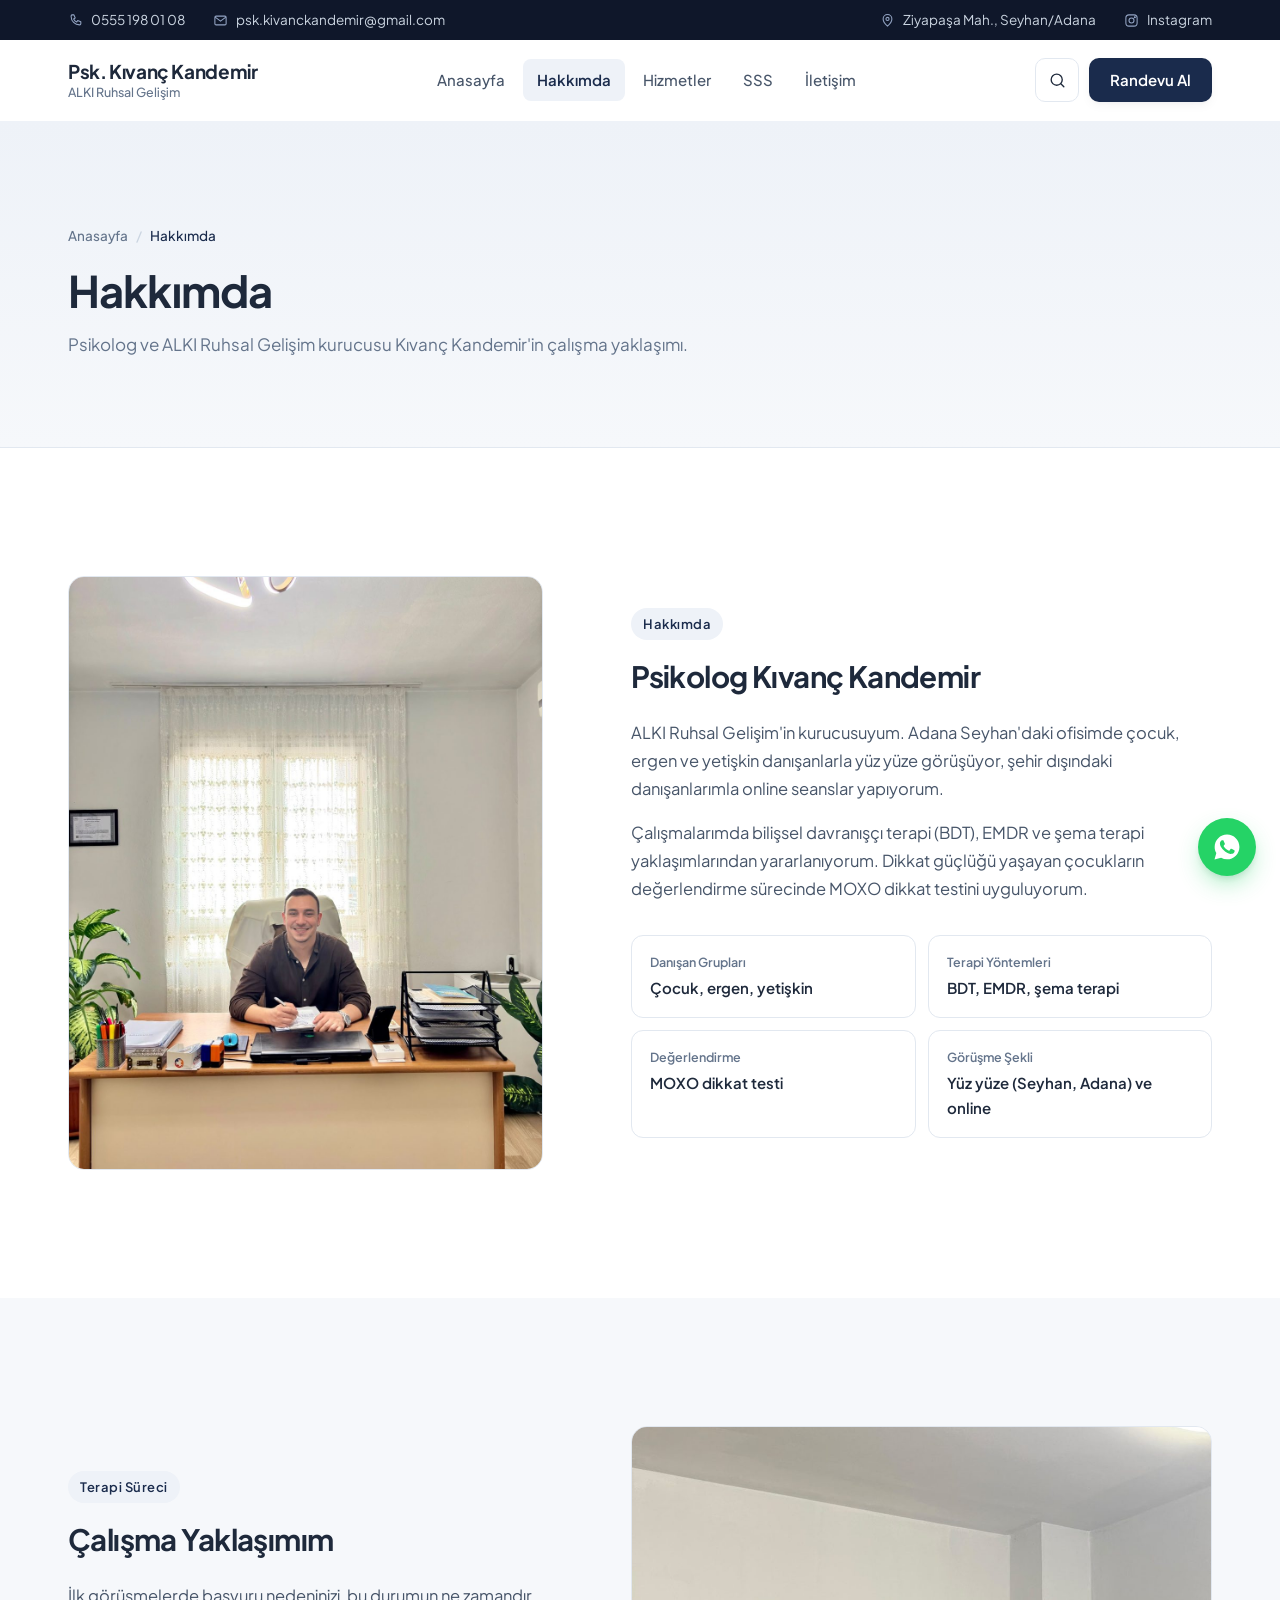
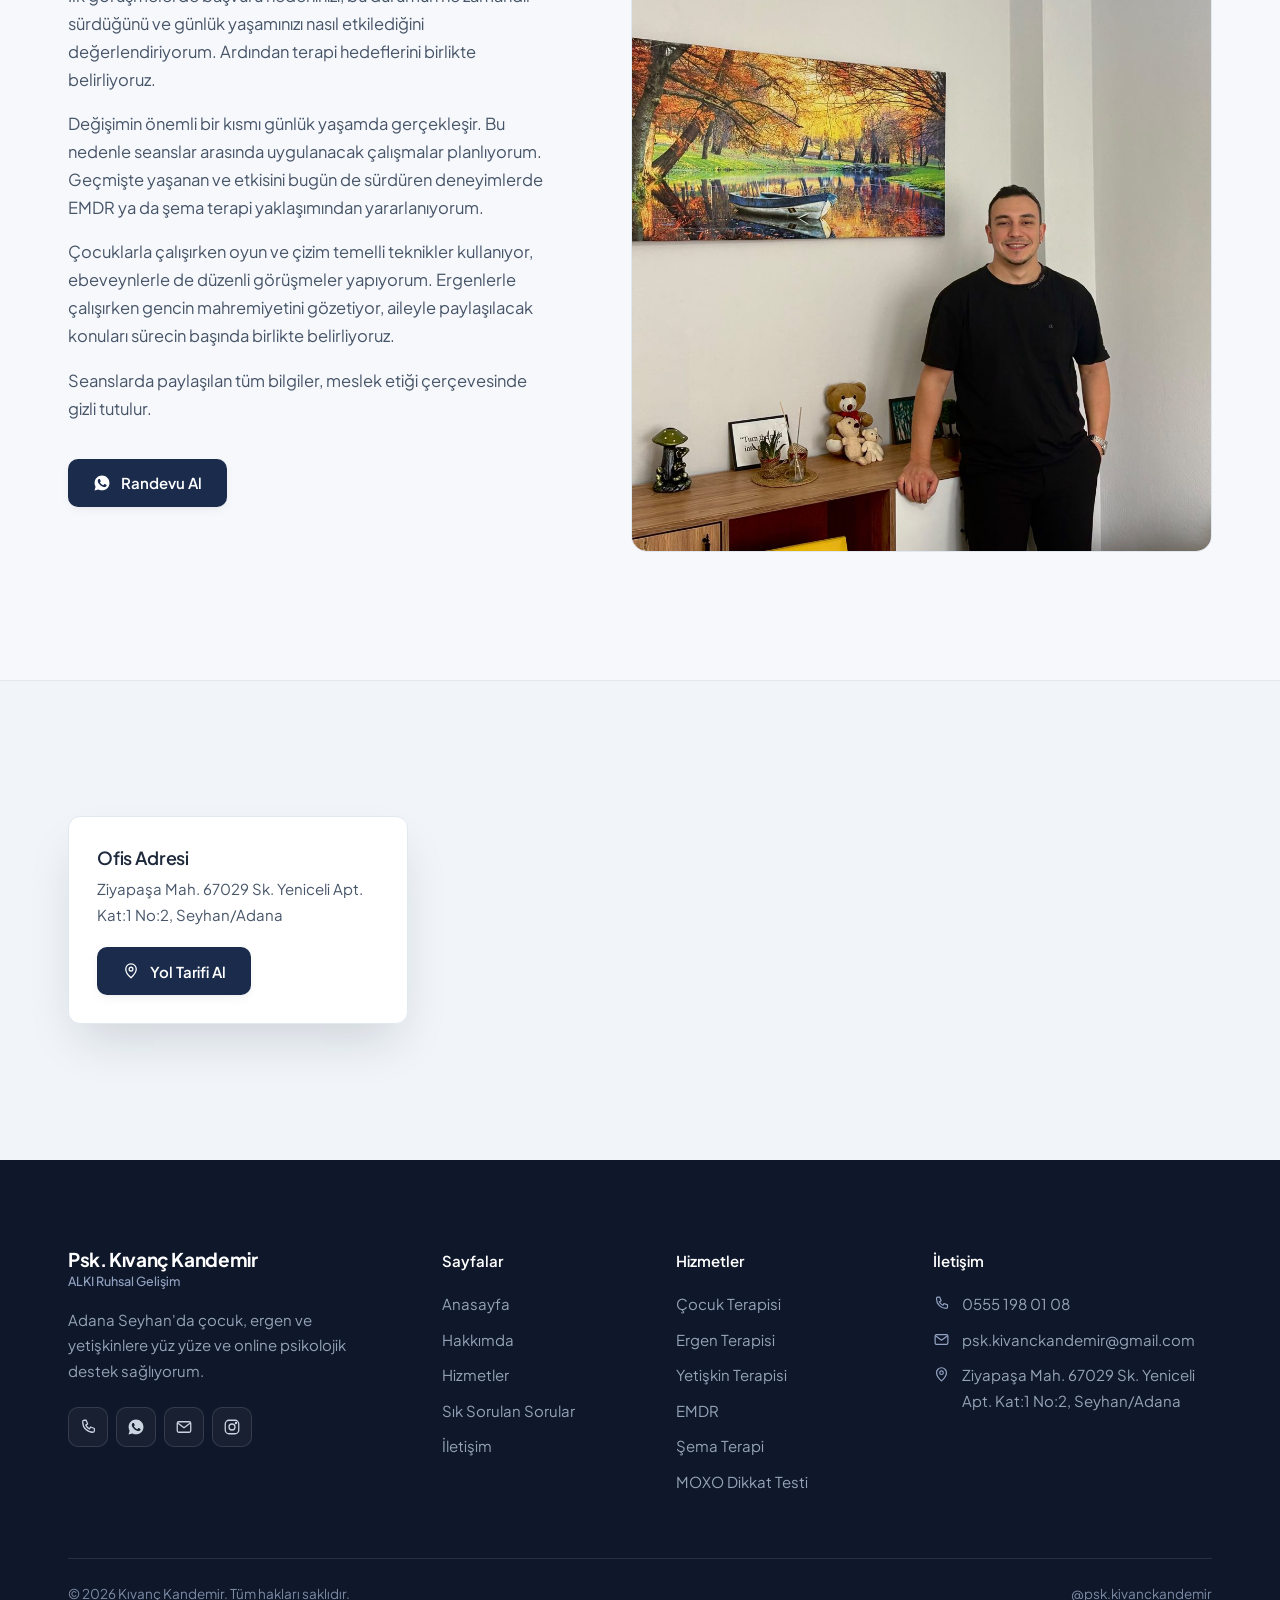
<file: kivanc-kandemir-site/hakkimda.html>
<!DOCTYPE html>
<html lang="tr">
<head>
<meta charset="UTF-8">
<meta name="viewport" content="width=device-width, initial-scale=1.0">
<title>Hakkımda | Psikolog Kıvanç Kandemir</title>
<meta name="description" content="Psikolog Kıvanç Kandemir, ALKI Ruhsal Gelişim'in kurucusudur. Adana Seyhan'da BDT, EMDR ve şema terapi yaklaşımlarıyla çalışmaktadır.">
<link rel="canonical" href="https://psikologkivanckandemir.com/hakkimda.html">
<meta property="og:type" content="website">
<meta property="og:site_name" content="Psikolog Kıvanç Kandemir">
<meta property="og:locale" content="tr_TR">
<meta property="og:title" content="Hakkımda | Psikolog Kıvanç Kandemir">
<meta property="og:description" content="Psikolog Kıvanç Kandemir, ALKI Ruhsal Gelişim'in kurucusudur. Adana Seyhan'da BDT, EMDR ve şema terapi yaklaşımlarıyla çalışmaktadır.">
<meta property="og:url" content="https://psikologkivanckandemir.com/hakkimda.html">
<meta property="og:image" content="https://psikologkivanckandemir.com/assets/hero.jpg">
<link rel="icon" href="/favicon.ico" sizes="48x48">
<link rel="icon" href="/assets/favicon.svg" type="image/svg+xml">
<link rel="icon" href="/assets/favicon-96.png" type="image/png" sizes="96x96">
<link rel="apple-touch-icon" href="/assets/apple-touch-icon.png">
<link rel="manifest" href="/site.webmanifest">
<meta name="theme-color" content="#FFFFFF">
<script>document.documentElement.classList.add('js')</script>
<link rel="preconnect" href="https://fonts.googleapis.com">
<link rel="preconnect" href="https://fonts.gstatic.com" crossorigin>
<link href="https://fonts.googleapis.com/css2?family=Plus+Jakarta+Sans:wght@400;500;600;700;800&display=swap" rel="stylesheet">
<link rel="stylesheet" href="style.css">
<script src="assets/search-index.js" defer></script>
<script src="main.js" defer></script>
</head>
<body>
<a class="skip" href="#icerik">İçeriğe geç</a>

<div class="topbar">
  <div class="wrap">
    <ul>
      <li><a href="tel:+905551980108"><svg viewBox="0 0 24 24" fill="none" stroke="currentColor" stroke-width="1.7" stroke-linecap="round" stroke-linejoin="round" aria-hidden="true"><path d="M6.5 3h3l2 5-2.5 1.5a11 11 0 0 0 5 5L15.5 12l5 2v3a2 2 0 0 1-2 2C11 19 5 13 5 5.5a2 2 0 0 1 1.5-2.5Z"/></svg>0555 198 01 08</a></li>
      <li class="hide-s"><a href="mailto:psk.kivanckandemir@gmail.com"><svg viewBox="0 0 24 24" fill="none" stroke="currentColor" stroke-width="1.7" stroke-linecap="round" stroke-linejoin="round" aria-hidden="true"><rect x="3" y="5" width="18" height="14" rx="2"/><path d="m4 7 8 6 8-6"/></svg>psk.kivanckandemir@gmail.com</a></li>
    </ul>
    <ul>
      <li class="hide-m"><svg viewBox="0 0 24 24" fill="none" stroke="currentColor" stroke-width="1.7" stroke-linecap="round" stroke-linejoin="round" aria-hidden="true"><path d="M12 21s7-6.2 7-11.5a7 7 0 0 0-14 0C5 14.8 12 21 12 21Z"/><circle cx="12" cy="9.5" r="2.5"/></svg>Ziyapaşa Mah., Seyhan/Adana</li>
      <li><a href="https://instagram.com/psk.kivanckandemir" target="_blank" rel="noopener"><svg viewBox="0 0 24 24" fill="none" stroke="currentColor" stroke-width="1.7" stroke-linecap="round" stroke-linejoin="round" aria-hidden="true"><rect x="3" y="3" width="18" height="18" rx="5"/><circle cx="12" cy="12" r="4"/><circle cx="17.3" cy="6.7" r=".8" fill="currentColor"/></svg>Instagram</a></li>
    </ul>
  </div>
</div>

<header class="site-header">
  <div class="wrap nav">
    <a href="index.html" class="brand"><strong>Psk. Kıvanç Kandemir</strong><small>ALKI Ruhsal Gelişim</small></a>
    <nav class="menu" aria-label="Ana menü">
      <ul>
        <li><a href="index.html">Anasayfa</a></li>
        <li><a href="hakkimda.html" class="active" aria-current="page">Hakkımda</a></li>
        <li><a href="hizmetler.html">Hizmetler</a></li>
        <li><a href="sss.html">SSS</a></li>
        <li><a href="iletisim.html">İletişim</a></li>
      </ul>
    </nav>
    <div class="nav-tools">
      <button type="button" class="icon-btn search-open" aria-label="Sitede ara" aria-haspopup="dialog"><svg viewBox="0 0 24 24" fill="none" stroke="currentColor" stroke-width="1.7" stroke-linecap="round" stroke-linejoin="round" aria-hidden="true"><circle cx="11" cy="11" r="7"/><path d="m20 20-3.8-3.8"/></svg></button>
      <a class="btn btn-primary nav-cta" href="https://wa.me/905551980108" target="_blank" rel="noopener">Randevu Al</a>
      <button type="button" class="icon-btn nav-toggle" aria-label="Menüyü aç" aria-expanded="false"><svg viewBox="0 0 24 24" fill="none" stroke="currentColor" stroke-width="1.7" stroke-linecap="round" stroke-linejoin="round" aria-hidden="true"><path d="M4 7h16M4 12h16M4 17h16"/></svg></button>
    </div>
  </div>
</header>

<div class="search" role="dialog" aria-modal="true" aria-label="Sitede ara" hidden>
  <div class="search-panel">
    <div class="wrap">
      <form class="search-form" role="search" autocomplete="off">
        <label for="q" class="sr">Aranacak kelime</label>
        <svg viewBox="0 0 24 24" fill="none" stroke="currentColor" stroke-width="1.7" stroke-linecap="round" stroke-linejoin="round" aria-hidden="true"><circle cx="11" cy="11" r="7"/><path d="m20 20-3.8-3.8"/></svg>
        <input id="q" type="search" placeholder="Sitede arayın: EMDR, çocuk terapisi, MOXO..." spellcheck="false">
        <button type="button" class="icon-btn search-close" aria-label="Aramayı kapat"><svg viewBox="0 0 24 24" fill="none" stroke="currentColor" stroke-width="1.7" stroke-linecap="round" stroke-linejoin="round" aria-hidden="true"><path d="M6 6l12 12M18 6 6 18"/></svg></button>
      </form>
      <div class="search-hint">
        <span>Sık aranan:</span>
        <button type="button" data-q="Çocuk terapisi">Çocuk terapisi</button>
        <button type="button" data-q="EMDR">EMDR</button>
        <button type="button" data-q="MOXO">MOXO</button>
        <button type="button" data-q="Online görüşme">Online görüşme</button>
        <button type="button" data-q="Randevu">Randevu</button>
      </div>
      <ul class="search-results" aria-live="polite"></ul>
    </div>
  </div>
</div>

<section class="banner">
  <div class="banner-bg" style="background-image:url('assets/hero.jpg')"></div>
  <div class="wrap">
    <nav class="crumbs" aria-label="Sayfa yolu"><a href="index.html">Anasayfa</a><span aria-hidden="true">/</span><span>Hakkımda</span></nav>
    <h1>Hakkımda</h1>
    <p>Psikolog ve ALKI Ruhsal Gelişim kurucusu Kıvanç Kandemir'in çalışma yaklaşımı.</p>
  </div>
</section>

<main id="icerik">
<section>
  <div class="wrap split">
    <figure class="about-img">
      <img src="assets/hero.jpg" alt="Psikolog Kıvanç Kandemir ofisinde, çalışma masasında" width="1100" height="1467">
    </figure>
    <div class="prose" id="kivanc-kandemir">
    <div class="sec-title">
      <p class="sub">Hakkımda</p><h2>Psikolog Kıvanç Kandemir</h2>
    </div>
      <p>ALKI Ruhsal Gelişim'in kurucusuyum. Adana Seyhan'daki ofisimde çocuk, ergen ve yetişkin danışanlarla yüz yüze görüşüyor, şehir dışındaki danışanlarımla online seanslar yapıyorum.</p>
      <p>Çalışmalarımda bilişsel davranışçı terapi (BDT), EMDR ve şema terapi yaklaşımlarından yararlanıyorum. Dikkat güçlüğü yaşayan çocukların değerlendirme sürecinde MOXO dikkat testini uyguluyorum.</p>
      <dl class="facts">
        <div><dt>Danışan Grupları</dt><dd>Çocuk, ergen, yetişkin</dd></div>
        <div><dt>Terapi Yöntemleri</dt><dd>BDT, EMDR, şema terapi</dd></div>
        <div><dt>Değerlendirme</dt><dd>MOXO dikkat testi</dd></div>
        <div><dt>Görüşme Şekli</dt><dd>Yüz yüze (Seyhan, Adana) ve online</dd></div>
      </dl>
    </div>
  </div>
</section>

<section class="soft">
  <div class="wrap split rev">
    <figure class="about-img alt">
      <img src="assets/about.jpg" alt="Psikolog Kıvanç Kandemir ofisinde" loading="lazy" width="1100" height="1467">
    </figure>
    <div class="prose" id="calisma-yaklasimi">
    <div class="sec-title">
      <p class="sub">Terapi Süreci</p><h2>Çalışma Yaklaşımım</h2>
    </div>
      <p>İlk görüşmelerde başvuru nedeninizi, bu durumun ne zamandır sürdüğünü ve günlük yaşamınızı nasıl etkilediğini değerlendiriyorum. Ardından terapi hedeflerini birlikte belirliyoruz.</p>
      <p>Değişimin önemli bir kısmı günlük yaşamda gerçekleşir. Bu nedenle seanslar arasında uygulanacak çalışmalar planlıyorum. Geçmişte yaşanan ve etkisini bugün de sürdüren deneyimlerde EMDR ya da şema terapi yaklaşımından yararlanıyorum.</p>
      <p>Çocuklarla çalışırken oyun ve çizim temelli teknikler kullanıyor, ebeveynlerle de düzenli görüşmeler yapıyorum. Ergenlerle çalışırken gencin mahremiyetini gözetiyor, aileyle paylaşılacak konuları sürecin başında birlikte belirliyoruz.</p>
      <p>Seanslarda paylaşılan tüm bilgiler, meslek etiği çerçevesinde gizli tutulur.</p>
      <a class="btn btn-primary" href="https://wa.me/905551980108" target="_blank" rel="noopener"><svg viewBox="0 0 24 24" fill="currentColor" aria-hidden="true"><path d="M12.04 2C6.58 2 2.13 6.45 2.13 11.91c0 1.75.46 3.45 1.32 4.95L2 22l5.28-1.39a9.87 9.87 0 0 0 4.76 1.21h.01c5.46 0 9.9-4.45 9.9-9.91C21.96 6.45 17.5 2 12.04 2Zm5.8 14.1c-.24.68-1.4 1.3-1.93 1.38-.5.08-1.12.11-1.8-.11-.42-.14-.96-.31-1.65-.62-2.9-1.26-4.8-4.18-4.94-4.37-.14-.19-1.18-1.57-1.18-3 0-1.43.75-2.13 1.02-2.42.27-.29.58-.36.78-.36.2 0 .39 0 .56.01.18.01.42-.07.65.5.24.58.82 2 .89 2.15.07.15.12.32.02.51-.1.19-.15.31-.3.48-.15.17-.31.38-.44.51-.15.15-.3.31-.13.6.17.29.75 1.25 1.62 2.02 1.11 1 2.05 1.31 2.34 1.46.29.15.46.13.63-.08.17-.2.72-.85.91-1.14.19-.29.39-.24.65-.14.27.1 1.68.8 1.97.94.29.15.48.22.55.34.07.13.07.75-.17 1.43Z"/></svg>Randevu Al</a>
    </div>
  </div>
</section>
</main>

<section class="map" aria-label="Ofis konumu">
  <iframe src="https://www.google.com/maps?q=37.01224,35.32317&hl=tr&z=16&output=embed" loading="lazy" referrerpolicy="strict-origin-when-cross-origin" title="Ofisin haritadaki konumu"></iframe>
  <div class="wrap map-wrap">
    <div class="map-card">
      <h3>Ofis Adresi</h3>
      <p>Ziyapaşa Mah. 67029 Sk. Yeniceli Apt. Kat:1 No:2, Seyhan/Adana</p>
      <a class="btn btn-primary" href="https://www.google.com/maps/dir/?api=1&destination=37.01224,35.32317" target="_blank" rel="noopener"><svg viewBox="0 0 24 24" fill="none" stroke="currentColor" stroke-width="1.7" stroke-linecap="round" stroke-linejoin="round" aria-hidden="true"><path d="M12 21s7-6.2 7-11.5a7 7 0 0 0-14 0C5 14.8 12 21 12 21Z"/><circle cx="12" cy="9.5" r="2.5"/></svg>Yol Tarifi Al</a>
    </div>
  </div>
</section>

<footer class="footer">
  <div class="wrap">
    <div class="fcols">
      <div class="fbrand">
        <a href="index.html" class="brand brand-light"><strong>Psk. Kıvanç Kandemir</strong><small>ALKI Ruhsal Gelişim</small></a>
        <p>Adana Seyhan'da çocuk, ergen ve yetişkinlere yüz yüze ve online psikolojik destek sağlıyorum.</p>
        <div class="social">
          <a href="tel:+905551980108" aria-label="Telefon"><svg viewBox="0 0 24 24" fill="none" stroke="currentColor" stroke-width="1.7" stroke-linecap="round" stroke-linejoin="round" aria-hidden="true"><path d="M6.5 3h3l2 5-2.5 1.5a11 11 0 0 0 5 5L15.5 12l5 2v3a2 2 0 0 1-2 2C11 19 5 13 5 5.5a2 2 0 0 1 1.5-2.5Z"/></svg></a>
          <a href="https://wa.me/905551980108" target="_blank" rel="noopener" aria-label="WhatsApp"><svg viewBox="0 0 24 24" fill="currentColor" aria-hidden="true"><path d="M12.04 2C6.58 2 2.13 6.45 2.13 11.91c0 1.75.46 3.45 1.32 4.95L2 22l5.28-1.39a9.87 9.87 0 0 0 4.76 1.21h.01c5.46 0 9.9-4.45 9.9-9.91C21.96 6.45 17.5 2 12.04 2Zm5.8 14.1c-.24.68-1.4 1.3-1.93 1.38-.5.08-1.12.11-1.8-.11-.42-.14-.96-.31-1.65-.62-2.9-1.26-4.8-4.18-4.94-4.37-.14-.19-1.18-1.57-1.18-3 0-1.43.75-2.13 1.02-2.42.27-.29.58-.36.78-.36.2 0 .39 0 .56.01.18.01.42-.07.65.5.24.58.82 2 .89 2.15.07.15.12.32.02.51-.1.19-.15.31-.3.48-.15.17-.31.38-.44.51-.15.15-.3.31-.13.6.17.29.75 1.25 1.62 2.02 1.11 1 2.05 1.31 2.34 1.46.29.15.46.13.63-.08.17-.2.72-.85.91-1.14.19-.29.39-.24.65-.14.27.1 1.68.8 1.97.94.29.15.48.22.55.34.07.13.07.75-.17 1.43Z"/></svg></a>
          <a href="mailto:psk.kivanckandemir@gmail.com" aria-label="E-posta"><svg viewBox="0 0 24 24" fill="none" stroke="currentColor" stroke-width="1.7" stroke-linecap="round" stroke-linejoin="round" aria-hidden="true"><rect x="3" y="5" width="18" height="14" rx="2"/><path d="m4 7 8 6 8-6"/></svg></a>
          <a href="https://instagram.com/psk.kivanckandemir" target="_blank" rel="noopener" aria-label="Instagram"><svg viewBox="0 0 24 24" fill="none" stroke="currentColor" stroke-width="1.7" stroke-linecap="round" stroke-linejoin="round" aria-hidden="true"><rect x="3" y="3" width="18" height="18" rx="5"/><circle cx="12" cy="12" r="4"/><circle cx="17.3" cy="6.7" r=".8" fill="currentColor"/></svg></a>
        </div>
      </div>
      <div>
        <h4>Sayfalar</h4>
        <ul>
          <li><a href="index.html">Anasayfa</a></li>
          <li><a href="hakkimda.html">Hakkımda</a></li>
          <li><a href="hizmetler.html">Hizmetler</a></li>
          <li><a href="sss.html">Sık Sorulan Sorular</a></li>
          <li><a href="iletisim.html">İletişim</a></li>
        </ul>
      </div>
      <div>
        <h4>Hizmetler</h4>
        <ul>
          <li><a href="hizmetler.html#cocuk">Çocuk Terapisi</a></li>
          <li><a href="hizmetler.html#ergen">Ergen Terapisi</a></li>
          <li><a href="hizmetler.html#yetiskin">Yetişkin Terapisi</a></li>
          <li><a href="hizmetler.html#emdr">EMDR</a></li>
          <li><a href="hizmetler.html#sema">Şema Terapi</a></li>
          <li><a href="hizmetler.html#moxo">MOXO Dikkat Testi</a></li>
        </ul>
      </div>
      <div>
        <h4>İletişim</h4>
        <ul class="fcontact">
          <li><svg viewBox="0 0 24 24" fill="none" stroke="currentColor" stroke-width="1.7" stroke-linecap="round" stroke-linejoin="round" aria-hidden="true"><path d="M6.5 3h3l2 5-2.5 1.5a11 11 0 0 0 5 5L15.5 12l5 2v3a2 2 0 0 1-2 2C11 19 5 13 5 5.5a2 2 0 0 1 1.5-2.5Z"/></svg><a href="tel:+905551980108">0555 198 01 08</a></li>
          <li><svg viewBox="0 0 24 24" fill="none" stroke="currentColor" stroke-width="1.7" stroke-linecap="round" stroke-linejoin="round" aria-hidden="true"><rect x="3" y="5" width="18" height="14" rx="2"/><path d="m4 7 8 6 8-6"/></svg><a href="mailto:psk.kivanckandemir@gmail.com">psk.kivanckandemir@gmail.com</a></li>
          <li><svg viewBox="0 0 24 24" fill="none" stroke="currentColor" stroke-width="1.7" stroke-linecap="round" stroke-linejoin="round" aria-hidden="true"><path d="M12 21s7-6.2 7-11.5a7 7 0 0 0-14 0C5 14.8 12 21 12 21Z"/><circle cx="12" cy="9.5" r="2.5"/></svg><span>Ziyapaşa Mah. 67029 Sk. Yeniceli Apt. Kat:1 No:2, Seyhan/Adana</span></li>
        </ul>
      </div>
    </div>
    <div class="fbottom">
      <span>© 2026 Kıvanç Kandemir. Tüm hakları saklıdır.</span>
      <a href="https://instagram.com/psk.kivanckandemir" target="_blank" rel="noopener">@psk.kivanckandemir</a>
    </div>
  </div>
</footer>

<button type="button" class="to-top" aria-label="Sayfanın başına dön"><svg viewBox="0 0 24 24" fill="none" stroke="currentColor" stroke-width="1.7" stroke-linecap="round" stroke-linejoin="round" aria-hidden="true"><path d="m5 15 7-7 7 7"/></svg></button>
<a class="wa-float" href="https://wa.me/905551980108" target="_blank" rel="noopener" aria-label="WhatsApp üzerinden iletişime geçin"><svg viewBox="0 0 24 24" fill="currentColor" aria-hidden="true"><path d="M12.04 2C6.58 2 2.13 6.45 2.13 11.91c0 1.75.46 3.45 1.32 4.95L2 22l5.28-1.39a9.87 9.87 0 0 0 4.76 1.21h.01c5.46 0 9.9-4.45 9.9-9.91C21.96 6.45 17.5 2 12.04 2Zm5.8 14.1c-.24.68-1.4 1.3-1.93 1.38-.5.08-1.12.11-1.8-.11-.42-.14-.96-.31-1.65-.62-2.9-1.26-4.8-4.18-4.94-4.37-.14-.19-1.18-1.57-1.18-3 0-1.43.75-2.13 1.02-2.42.27-.29.58-.36.78-.36.2 0 .39 0 .56.01.18.01.42-.07.65.5.24.58.82 2 .89 2.15.07.15.12.32.02.51-.1.19-.15.31-.3.48-.15.17-.31.38-.44.51-.15.15-.3.31-.13.6.17.29.75 1.25 1.62 2.02 1.11 1 2.05 1.31 2.34 1.46.29.15.46.13.63-.08.17-.2.72-.85.91-1.14.19-.29.39-.24.65-.14.27.1 1.68.8 1.97.94.29.15.48.22.55.34.07.13.07.75-.17 1.43Z"/></svg></a>

</body>
</html>
</file>
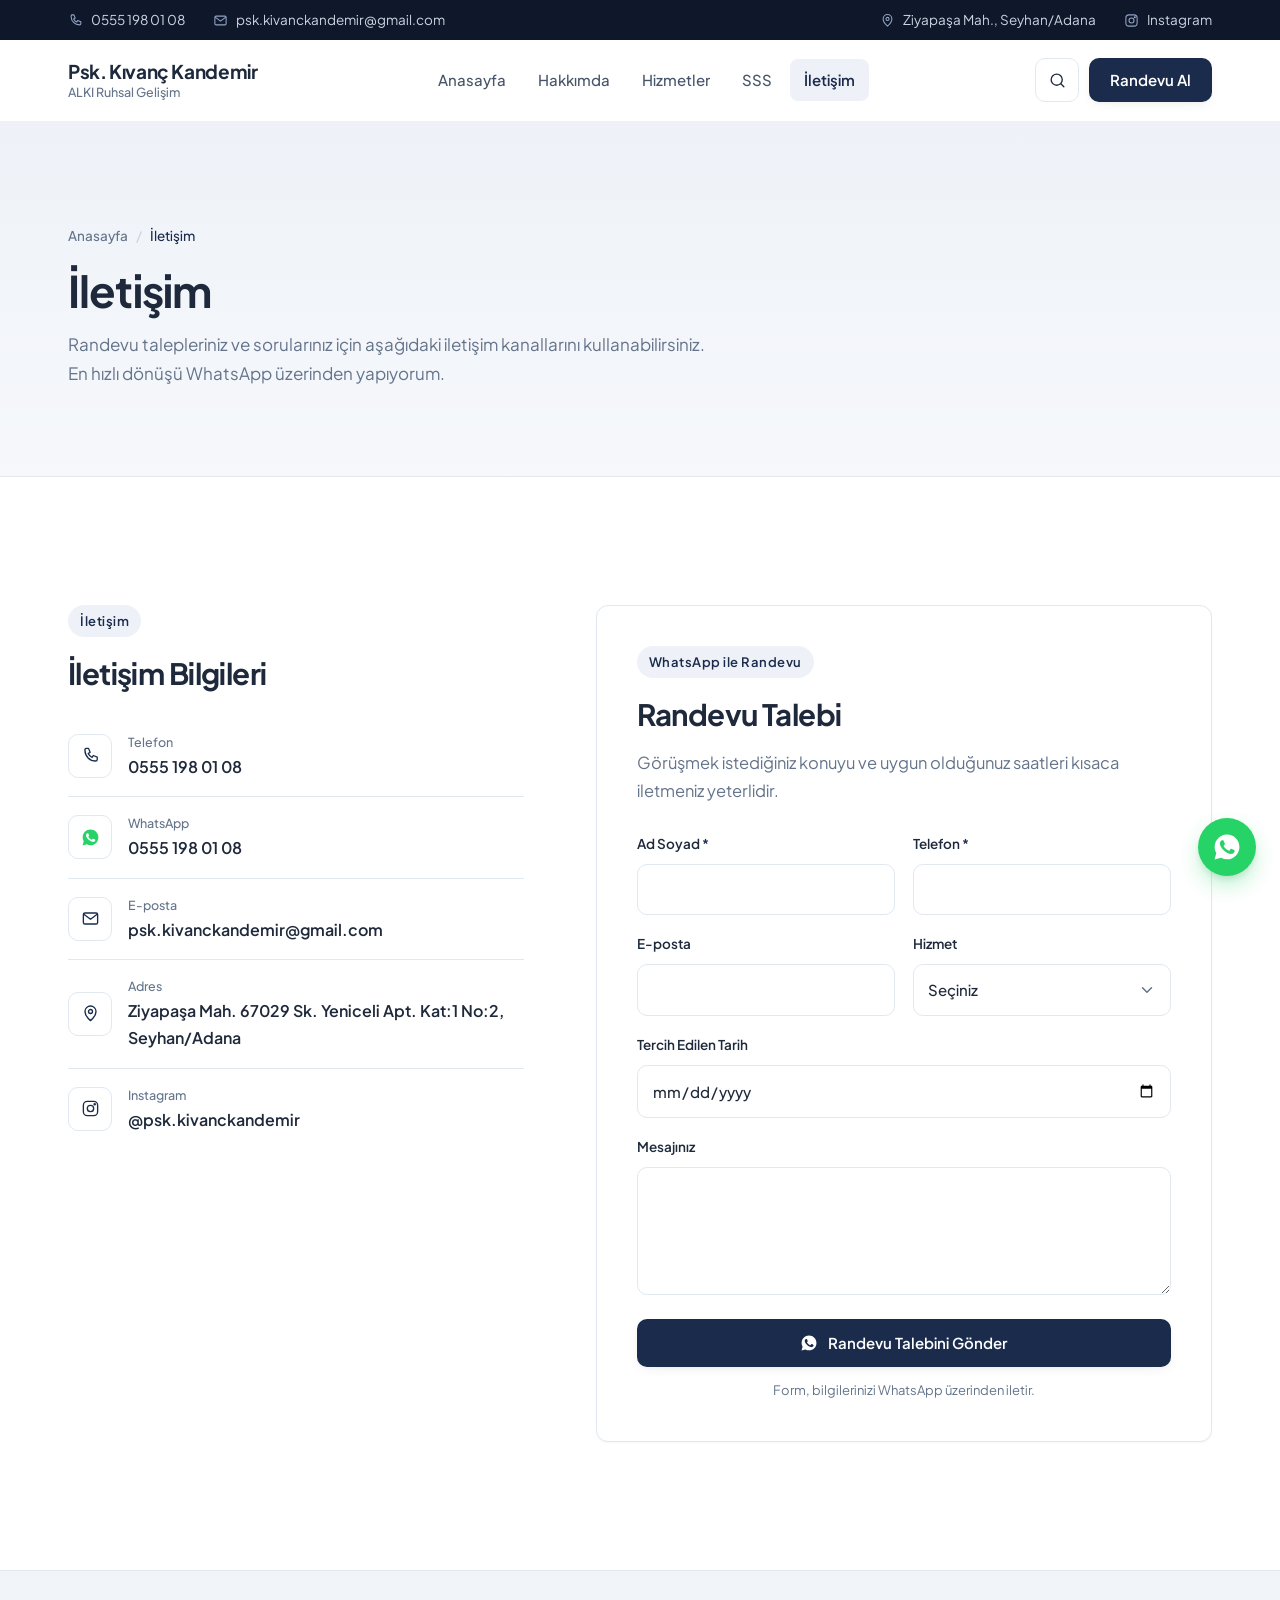
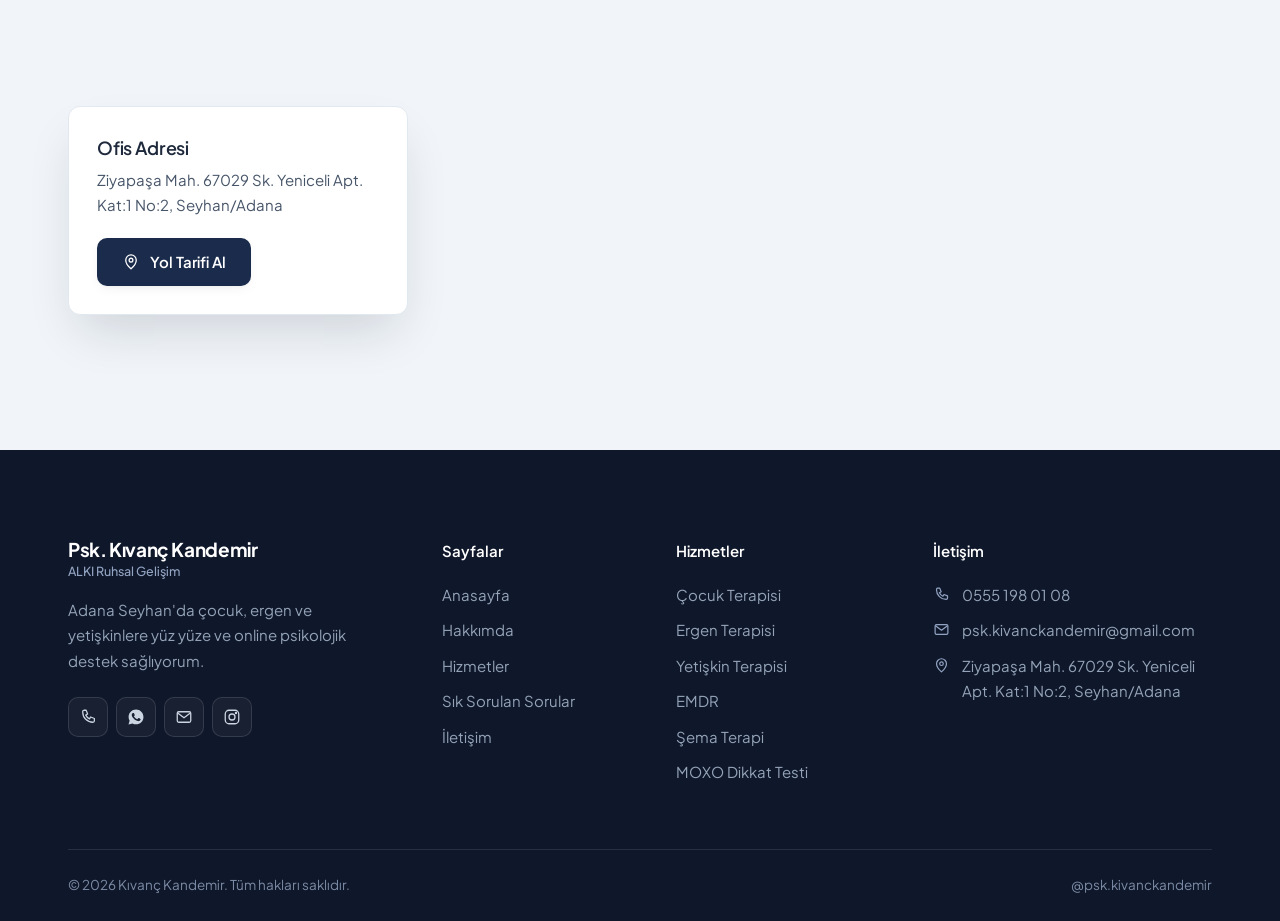
<file: kivanc-kandemir-site/iletisim.html>
<!DOCTYPE html>
<html lang="tr">
<head>
<meta charset="UTF-8">
<meta name="viewport" content="width=device-width, initial-scale=1.0">
<title>İletişim | Psikolog Kıvanç Kandemir</title>
<meta name="description" content="Psikolog Kıvanç Kandemir iletişim bilgileri: 0555 198 01 08, Ziyapaşa Mah. 67029 Sk. Yeniceli Apt., Seyhan/Adana.">
<link rel="canonical" href="https://psikologkivanckandemir.com/iletisim.html">
<meta property="og:type" content="website">
<meta property="og:site_name" content="Psikolog Kıvanç Kandemir">
<meta property="og:locale" content="tr_TR">
<meta property="og:title" content="İletişim | Psikolog Kıvanç Kandemir">
<meta property="og:description" content="Psikolog Kıvanç Kandemir iletişim bilgileri: 0555 198 01 08, Ziyapaşa Mah. 67029 Sk. Yeniceli Apt., Seyhan/Adana.">
<meta property="og:url" content="https://psikologkivanckandemir.com/iletisim.html">
<meta property="og:image" content="https://psikologkivanckandemir.com/assets/hero.jpg">
<link rel="icon" href="/favicon.ico" sizes="48x48">
<link rel="icon" href="/assets/favicon.svg" type="image/svg+xml">
<link rel="icon" href="/assets/favicon-96.png" type="image/png" sizes="96x96">
<link rel="apple-touch-icon" href="/assets/apple-touch-icon.png">
<link rel="manifest" href="/site.webmanifest">
<meta name="theme-color" content="#FFFFFF">
<script>document.documentElement.classList.add('js')</script>
<link rel="preconnect" href="https://fonts.googleapis.com">
<link rel="preconnect" href="https://fonts.gstatic.com" crossorigin>
<link href="https://fonts.googleapis.com/css2?family=Plus+Jakarta+Sans:wght@400;500;600;700;800&display=swap" rel="stylesheet">
<link rel="stylesheet" href="style.css">
<script src="assets/search-index.js" defer></script>
<script src="main.js" defer></script>
<script type="application/ld+json">{"@context": "https://schema.org", "@type": "Psychologist", "name": "Psikolog Kıvanç Kandemir", "url": "https://psikologkivanckandemir.com/", "image": "https://psikologkivanckandemir.com/assets/hero.jpg", "logo": "https://psikologkivanckandemir.com/assets/icon-512.png", "description": "Çocuk, ergen ve yetişkin danışanlarla bilişsel davranışçı terapi (BDT) ve EMDR yaklaşımlarıyla çalışıyorum. Adana Seyhan'daki ofisimde yüz yüze ya da dilediğiniz yerden online görüşme yapabilirsiniz.", "telephone": "+905551980108", "email": "psk.kivanckandemir@gmail.com", "address": {"@type": "PostalAddress", "streetAddress": "Ziyapaşa Mah. 67029 Sk. Yeniceli Apt. Kat:1 No:2", "addressLocality": "Seyhan", "addressRegion": "Adana", "addressCountry": "TR"}, "geo": {"@type": "GeoCoordinates", "latitude": 37.01224, "longitude": 35.32317}, "sameAs": ["https://instagram.com/psk.kivanckandemir"]}</script>
</head>
<body>
<a class="skip" href="#icerik">İçeriğe geç</a>

<div class="topbar">
  <div class="wrap">
    <ul>
      <li><a href="tel:+905551980108"><svg viewBox="0 0 24 24" fill="none" stroke="currentColor" stroke-width="1.7" stroke-linecap="round" stroke-linejoin="round" aria-hidden="true"><path d="M6.5 3h3l2 5-2.5 1.5a11 11 0 0 0 5 5L15.5 12l5 2v3a2 2 0 0 1-2 2C11 19 5 13 5 5.5a2 2 0 0 1 1.5-2.5Z"/></svg>0555 198 01 08</a></li>
      <li class="hide-s"><a href="mailto:psk.kivanckandemir@gmail.com"><svg viewBox="0 0 24 24" fill="none" stroke="currentColor" stroke-width="1.7" stroke-linecap="round" stroke-linejoin="round" aria-hidden="true"><rect x="3" y="5" width="18" height="14" rx="2"/><path d="m4 7 8 6 8-6"/></svg>psk.kivanckandemir@gmail.com</a></li>
    </ul>
    <ul>
      <li class="hide-m"><svg viewBox="0 0 24 24" fill="none" stroke="currentColor" stroke-width="1.7" stroke-linecap="round" stroke-linejoin="round" aria-hidden="true"><path d="M12 21s7-6.2 7-11.5a7 7 0 0 0-14 0C5 14.8 12 21 12 21Z"/><circle cx="12" cy="9.5" r="2.5"/></svg>Ziyapaşa Mah., Seyhan/Adana</li>
      <li><a href="https://instagram.com/psk.kivanckandemir" target="_blank" rel="noopener"><svg viewBox="0 0 24 24" fill="none" stroke="currentColor" stroke-width="1.7" stroke-linecap="round" stroke-linejoin="round" aria-hidden="true"><rect x="3" y="3" width="18" height="18" rx="5"/><circle cx="12" cy="12" r="4"/><circle cx="17.3" cy="6.7" r=".8" fill="currentColor"/></svg>Instagram</a></li>
    </ul>
  </div>
</div>

<header class="site-header">
  <div class="wrap nav">
    <a href="index.html" class="brand"><strong>Psk. Kıvanç Kandemir</strong><small>ALKI Ruhsal Gelişim</small></a>
    <nav class="menu" aria-label="Ana menü">
      <ul>
        <li><a href="index.html">Anasayfa</a></li>
        <li><a href="hakkimda.html">Hakkımda</a></li>
        <li><a href="hizmetler.html">Hizmetler</a></li>
        <li><a href="sss.html">SSS</a></li>
        <li><a href="iletisim.html" class="active" aria-current="page">İletişim</a></li>
      </ul>
    </nav>
    <div class="nav-tools">
      <button type="button" class="icon-btn search-open" aria-label="Sitede ara" aria-haspopup="dialog"><svg viewBox="0 0 24 24" fill="none" stroke="currentColor" stroke-width="1.7" stroke-linecap="round" stroke-linejoin="round" aria-hidden="true"><circle cx="11" cy="11" r="7"/><path d="m20 20-3.8-3.8"/></svg></button>
      <a class="btn btn-primary nav-cta" href="https://wa.me/905551980108" target="_blank" rel="noopener">Randevu Al</a>
      <button type="button" class="icon-btn nav-toggle" aria-label="Menüyü aç" aria-expanded="false"><svg viewBox="0 0 24 24" fill="none" stroke="currentColor" stroke-width="1.7" stroke-linecap="round" stroke-linejoin="round" aria-hidden="true"><path d="M4 7h16M4 12h16M4 17h16"/></svg></button>
    </div>
  </div>
</header>

<div class="search" role="dialog" aria-modal="true" aria-label="Sitede ara" hidden>
  <div class="search-panel">
    <div class="wrap">
      <form class="search-form" role="search" autocomplete="off">
        <label for="q" class="sr">Aranacak kelime</label>
        <svg viewBox="0 0 24 24" fill="none" stroke="currentColor" stroke-width="1.7" stroke-linecap="round" stroke-linejoin="round" aria-hidden="true"><circle cx="11" cy="11" r="7"/><path d="m20 20-3.8-3.8"/></svg>
        <input id="q" type="search" placeholder="Sitede arayın: EMDR, çocuk terapisi, MOXO..." spellcheck="false">
        <button type="button" class="icon-btn search-close" aria-label="Aramayı kapat"><svg viewBox="0 0 24 24" fill="none" stroke="currentColor" stroke-width="1.7" stroke-linecap="round" stroke-linejoin="round" aria-hidden="true"><path d="M6 6l12 12M18 6 6 18"/></svg></button>
      </form>
      <div class="search-hint">
        <span>Sık aranan:</span>
        <button type="button" data-q="Çocuk terapisi">Çocuk terapisi</button>
        <button type="button" data-q="EMDR">EMDR</button>
        <button type="button" data-q="MOXO">MOXO</button>
        <button type="button" data-q="Online görüşme">Online görüşme</button>
        <button type="button" data-q="Randevu">Randevu</button>
      </div>
      <ul class="search-results" aria-live="polite"></ul>
    </div>
  </div>
</div>

<section class="banner">
  <div class="banner-bg" style="background-image:url('assets/hero.jpg')"></div>
  <div class="wrap">
    <nav class="crumbs" aria-label="Sayfa yolu"><a href="index.html">Anasayfa</a><span aria-hidden="true">/</span><span>İletişim</span></nav>
    <h1>İletişim</h1>
    <p>Randevu talepleriniz ve sorularınız için aşağıdaki iletişim kanallarını kullanabilirsiniz. En hızlı dönüşü WhatsApp üzerinden yapıyorum.</p>
  </div>
</section>

<main id="icerik">
<section>
  <div class="wrap contact-grid">
    <div class="contact-info">
    <div class="sec-title">
      <p class="sub">İletişim</p><h2>İletişim Bilgileri</h2>
    </div>
      <ul class="clist">
        <li><span class="ci"><svg viewBox="0 0 24 24" fill="none" stroke="currentColor" stroke-width="1.7" stroke-linecap="round" stroke-linejoin="round" aria-hidden="true"><path d="M6.5 3h3l2 5-2.5 1.5a11 11 0 0 0 5 5L15.5 12l5 2v3a2 2 0 0 1-2 2C11 19 5 13 5 5.5a2 2 0 0 1 1.5-2.5Z"/></svg></span><div><small>Telefon</small><a href="tel:+905551980108">0555 198 01 08</a></div></li>
        <li><span class="ci"><svg viewBox="0 0 24 24" fill="currentColor" aria-hidden="true"><path d="M12.04 2C6.58 2 2.13 6.45 2.13 11.91c0 1.75.46 3.45 1.32 4.95L2 22l5.28-1.39a9.87 9.87 0 0 0 4.76 1.21h.01c5.46 0 9.9-4.45 9.9-9.91C21.96 6.45 17.5 2 12.04 2Zm5.8 14.1c-.24.68-1.4 1.3-1.93 1.38-.5.08-1.12.11-1.8-.11-.42-.14-.96-.31-1.65-.62-2.9-1.26-4.8-4.18-4.94-4.37-.14-.19-1.18-1.57-1.18-3 0-1.43.75-2.13 1.02-2.42.27-.29.58-.36.78-.36.2 0 .39 0 .56.01.18.01.42-.07.65.5.24.58.82 2 .89 2.15.07.15.12.32.02.51-.1.19-.15.31-.3.48-.15.17-.31.38-.44.51-.15.15-.3.31-.13.6.17.29.75 1.25 1.62 2.02 1.11 1 2.05 1.31 2.34 1.46.29.15.46.13.63-.08.17-.2.72-.85.91-1.14.19-.29.39-.24.65-.14.27.1 1.68.8 1.97.94.29.15.48.22.55.34.07.13.07.75-.17 1.43Z"/></svg></span><div><small>WhatsApp</small><a href="https://wa.me/905551980108" target="_blank" rel="noopener">0555 198 01 08</a></div></li>
        <li><span class="ci"><svg viewBox="0 0 24 24" fill="none" stroke="currentColor" stroke-width="1.7" stroke-linecap="round" stroke-linejoin="round" aria-hidden="true"><rect x="3" y="5" width="18" height="14" rx="2"/><path d="m4 7 8 6 8-6"/></svg></span><div><small>E-posta</small><a href="mailto:psk.kivanckandemir@gmail.com">psk.kivanckandemir@gmail.com</a></div></li>
        <li><span class="ci"><svg viewBox="0 0 24 24" fill="none" stroke="currentColor" stroke-width="1.7" stroke-linecap="round" stroke-linejoin="round" aria-hidden="true"><path d="M12 21s7-6.2 7-11.5a7 7 0 0 0-14 0C5 14.8 12 21 12 21Z"/><circle cx="12" cy="9.5" r="2.5"/></svg></span><div><small>Adres</small><span>Ziyapaşa Mah. 67029 Sk. Yeniceli Apt. Kat:1 No:2, Seyhan/Adana</span></div></li>
        <li><span class="ci"><svg viewBox="0 0 24 24" fill="none" stroke="currentColor" stroke-width="1.7" stroke-linecap="round" stroke-linejoin="round" aria-hidden="true"><rect x="3" y="3" width="18" height="18" rx="5"/><circle cx="12" cy="12" r="4"/><circle cx="17.3" cy="6.7" r=".8" fill="currentColor"/></svg></span><div><small>Instagram</small><a href="https://instagram.com/psk.kivanckandemir" target="_blank" rel="noopener">@psk.kivanckandemir</a></div></li>
      </ul>
    </div>
    <div class="contact-form" id="randevu">
    <div class="sec-title">
      <p class="sub">WhatsApp ile Randevu</p><h2>Randevu Talebi</h2>
      <p>Görüşmek istediğiniz konuyu ve uygun olduğunuz saatleri kısaca iletmeniz yeterlidir.</p>
    </div>
      <form class="appt-form" novalidate>
        <div class="fgrid2">
          <label><span class="lbl req">Ad Soyad</span><input name="ad" type="text" autocomplete="name" required></label>
          <label><span class="lbl req">Telefon</span><input name="tel" type="tel" autocomplete="tel" inputmode="tel" required></label>
          <label><span class="lbl">E-posta</span><input name="mail" type="email" autocomplete="email"></label>
          <label><span class="lbl">Hizmet</span>
            <select name="hizmet">
            <option value="">Seçiniz</option>
            <option>Çocuk Terapisi</option>
            <option>Ergen Terapisi</option>
            <option>Yetişkin Terapisi</option>
            <option>MOXO Dikkat Testi</option>
            <option>Online Görüşme</option>
            </select>
          </label>
          <label class="full"><span class="lbl">Tercih Edilen Tarih</span><input name="tarih" type="date"></label>
          <label class="full"><span class="lbl">Mesajınız</span><textarea name="mesaj" rows="4"></textarea></label>
        </div>
        <p class="form-error" role="alert" hidden>Lütfen ad soyad ve telefon alanlarını doldurun.</p>
        <button class="btn btn-primary btn-block" type="submit"><svg viewBox="0 0 24 24" fill="currentColor" aria-hidden="true"><path d="M12.04 2C6.58 2 2.13 6.45 2.13 11.91c0 1.75.46 3.45 1.32 4.95L2 22l5.28-1.39a9.87 9.87 0 0 0 4.76 1.21h.01c5.46 0 9.9-4.45 9.9-9.91C21.96 6.45 17.5 2 12.04 2Zm5.8 14.1c-.24.68-1.4 1.3-1.93 1.38-.5.08-1.12.11-1.8-.11-.42-.14-.96-.31-1.65-.62-2.9-1.26-4.8-4.18-4.94-4.37-.14-.19-1.18-1.57-1.18-3 0-1.43.75-2.13 1.02-2.42.27-.29.58-.36.78-.36.2 0 .39 0 .56.01.18.01.42-.07.65.5.24.58.82 2 .89 2.15.07.15.12.32.02.51-.1.19-.15.31-.3.48-.15.17-.31.38-.44.51-.15.15-.3.31-.13.6.17.29.75 1.25 1.62 2.02 1.11 1 2.05 1.31 2.34 1.46.29.15.46.13.63-.08.17-.2.72-.85.91-1.14.19-.29.39-.24.65-.14.27.1 1.68.8 1.97.94.29.15.48.22.55.34.07.13.07.75-.17 1.43Z"/></svg>Randevu Talebini Gönder</button>
        <p class="form-note">Form, bilgilerinizi WhatsApp üzerinden iletir.</p>
      </form>
    </div>
  </div>
</section>
</main>

<section class="map" aria-label="Ofis konumu">
  <iframe src="https://www.google.com/maps?q=37.01224,35.32317&hl=tr&z=16&output=embed" loading="lazy" referrerpolicy="strict-origin-when-cross-origin" title="Ofisin haritadaki konumu"></iframe>
  <div class="wrap map-wrap">
    <div class="map-card">
      <h3>Ofis Adresi</h3>
      <p>Ziyapaşa Mah. 67029 Sk. Yeniceli Apt. Kat:1 No:2, Seyhan/Adana</p>
      <a class="btn btn-primary" href="https://www.google.com/maps/dir/?api=1&destination=37.01224,35.32317" target="_blank" rel="noopener"><svg viewBox="0 0 24 24" fill="none" stroke="currentColor" stroke-width="1.7" stroke-linecap="round" stroke-linejoin="round" aria-hidden="true"><path d="M12 21s7-6.2 7-11.5a7 7 0 0 0-14 0C5 14.8 12 21 12 21Z"/><circle cx="12" cy="9.5" r="2.5"/></svg>Yol Tarifi Al</a>
    </div>
  </div>
</section>

<footer class="footer">
  <div class="wrap">
    <div class="fcols">
      <div class="fbrand">
        <a href="index.html" class="brand brand-light"><strong>Psk. Kıvanç Kandemir</strong><small>ALKI Ruhsal Gelişim</small></a>
        <p>Adana Seyhan'da çocuk, ergen ve yetişkinlere yüz yüze ve online psikolojik destek sağlıyorum.</p>
        <div class="social">
          <a href="tel:+905551980108" aria-label="Telefon"><svg viewBox="0 0 24 24" fill="none" stroke="currentColor" stroke-width="1.7" stroke-linecap="round" stroke-linejoin="round" aria-hidden="true"><path d="M6.5 3h3l2 5-2.5 1.5a11 11 0 0 0 5 5L15.5 12l5 2v3a2 2 0 0 1-2 2C11 19 5 13 5 5.5a2 2 0 0 1 1.5-2.5Z"/></svg></a>
          <a href="https://wa.me/905551980108" target="_blank" rel="noopener" aria-label="WhatsApp"><svg viewBox="0 0 24 24" fill="currentColor" aria-hidden="true"><path d="M12.04 2C6.58 2 2.13 6.45 2.13 11.91c0 1.75.46 3.45 1.32 4.95L2 22l5.28-1.39a9.87 9.87 0 0 0 4.76 1.21h.01c5.46 0 9.9-4.45 9.9-9.91C21.96 6.45 17.5 2 12.04 2Zm5.8 14.1c-.24.68-1.4 1.3-1.93 1.38-.5.08-1.12.11-1.8-.11-.42-.14-.96-.31-1.65-.62-2.9-1.26-4.8-4.18-4.94-4.37-.14-.19-1.18-1.57-1.18-3 0-1.43.75-2.13 1.02-2.42.27-.29.58-.36.78-.36.2 0 .39 0 .56.01.18.01.42-.07.65.5.24.58.82 2 .89 2.15.07.15.12.32.02.51-.1.19-.15.31-.3.48-.15.17-.31.38-.44.51-.15.15-.3.31-.13.6.17.29.75 1.25 1.62 2.02 1.11 1 2.05 1.31 2.34 1.46.29.15.46.13.63-.08.17-.2.72-.85.91-1.14.19-.29.39-.24.65-.14.27.1 1.68.8 1.97.94.29.15.48.22.55.34.07.13.07.75-.17 1.43Z"/></svg></a>
          <a href="mailto:psk.kivanckandemir@gmail.com" aria-label="E-posta"><svg viewBox="0 0 24 24" fill="none" stroke="currentColor" stroke-width="1.7" stroke-linecap="round" stroke-linejoin="round" aria-hidden="true"><rect x="3" y="5" width="18" height="14" rx="2"/><path d="m4 7 8 6 8-6"/></svg></a>
          <a href="https://instagram.com/psk.kivanckandemir" target="_blank" rel="noopener" aria-label="Instagram"><svg viewBox="0 0 24 24" fill="none" stroke="currentColor" stroke-width="1.7" stroke-linecap="round" stroke-linejoin="round" aria-hidden="true"><rect x="3" y="3" width="18" height="18" rx="5"/><circle cx="12" cy="12" r="4"/><circle cx="17.3" cy="6.7" r=".8" fill="currentColor"/></svg></a>
        </div>
      </div>
      <div>
        <h4>Sayfalar</h4>
        <ul>
          <li><a href="index.html">Anasayfa</a></li>
          <li><a href="hakkimda.html">Hakkımda</a></li>
          <li><a href="hizmetler.html">Hizmetler</a></li>
          <li><a href="sss.html">Sık Sorulan Sorular</a></li>
          <li><a href="iletisim.html">İletişim</a></li>
        </ul>
      </div>
      <div>
        <h4>Hizmetler</h4>
        <ul>
          <li><a href="hizmetler.html#cocuk">Çocuk Terapisi</a></li>
          <li><a href="hizmetler.html#ergen">Ergen Terapisi</a></li>
          <li><a href="hizmetler.html#yetiskin">Yetişkin Terapisi</a></li>
          <li><a href="hizmetler.html#emdr">EMDR</a></li>
          <li><a href="hizmetler.html#sema">Şema Terapi</a></li>
          <li><a href="hizmetler.html#moxo">MOXO Dikkat Testi</a></li>
        </ul>
      </div>
      <div>
        <h4>İletişim</h4>
        <ul class="fcontact">
          <li><svg viewBox="0 0 24 24" fill="none" stroke="currentColor" stroke-width="1.7" stroke-linecap="round" stroke-linejoin="round" aria-hidden="true"><path d="M6.5 3h3l2 5-2.5 1.5a11 11 0 0 0 5 5L15.5 12l5 2v3a2 2 0 0 1-2 2C11 19 5 13 5 5.5a2 2 0 0 1 1.5-2.5Z"/></svg><a href="tel:+905551980108">0555 198 01 08</a></li>
          <li><svg viewBox="0 0 24 24" fill="none" stroke="currentColor" stroke-width="1.7" stroke-linecap="round" stroke-linejoin="round" aria-hidden="true"><rect x="3" y="5" width="18" height="14" rx="2"/><path d="m4 7 8 6 8-6"/></svg><a href="mailto:psk.kivanckandemir@gmail.com">psk.kivanckandemir@gmail.com</a></li>
          <li><svg viewBox="0 0 24 24" fill="none" stroke="currentColor" stroke-width="1.7" stroke-linecap="round" stroke-linejoin="round" aria-hidden="true"><path d="M12 21s7-6.2 7-11.5a7 7 0 0 0-14 0C5 14.8 12 21 12 21Z"/><circle cx="12" cy="9.5" r="2.5"/></svg><span>Ziyapaşa Mah. 67029 Sk. Yeniceli Apt. Kat:1 No:2, Seyhan/Adana</span></li>
        </ul>
      </div>
    </div>
    <div class="fbottom">
      <span>© 2026 Kıvanç Kandemir. Tüm hakları saklıdır.</span>
      <a href="https://instagram.com/psk.kivanckandemir" target="_blank" rel="noopener">@psk.kivanckandemir</a>
    </div>
  </div>
</footer>

<button type="button" class="to-top" aria-label="Sayfanın başına dön"><svg viewBox="0 0 24 24" fill="none" stroke="currentColor" stroke-width="1.7" stroke-linecap="round" stroke-linejoin="round" aria-hidden="true"><path d="m5 15 7-7 7 7"/></svg></button>
<a class="wa-float" href="https://wa.me/905551980108" target="_blank" rel="noopener" aria-label="WhatsApp üzerinden iletişime geçin"><svg viewBox="0 0 24 24" fill="currentColor" aria-hidden="true"><path d="M12.04 2C6.58 2 2.13 6.45 2.13 11.91c0 1.75.46 3.45 1.32 4.95L2 22l5.28-1.39a9.87 9.87 0 0 0 4.76 1.21h.01c5.46 0 9.9-4.45 9.9-9.91C21.96 6.45 17.5 2 12.04 2Zm5.8 14.1c-.24.68-1.4 1.3-1.93 1.38-.5.08-1.12.11-1.8-.11-.42-.14-.96-.31-1.65-.62-2.9-1.26-4.8-4.18-4.94-4.37-.14-.19-1.18-1.57-1.18-3 0-1.43.75-2.13 1.02-2.42.27-.29.58-.36.78-.36.2 0 .39 0 .56.01.18.01.42-.07.65.5.24.58.82 2 .89 2.15.07.15.12.32.02.51-.1.19-.15.31-.3.48-.15.17-.31.38-.44.51-.15.15-.3.31-.13.6.17.29.75 1.25 1.62 2.02 1.11 1 2.05 1.31 2.34 1.46.29.15.46.13.63-.08.17-.2.72-.85.91-1.14.19-.29.39-.24.65-.14.27.1 1.68.8 1.97.94.29.15.48.22.55.34.07.13.07.75-.17 1.43Z"/></svg></a>

</body>
</html>
</file>
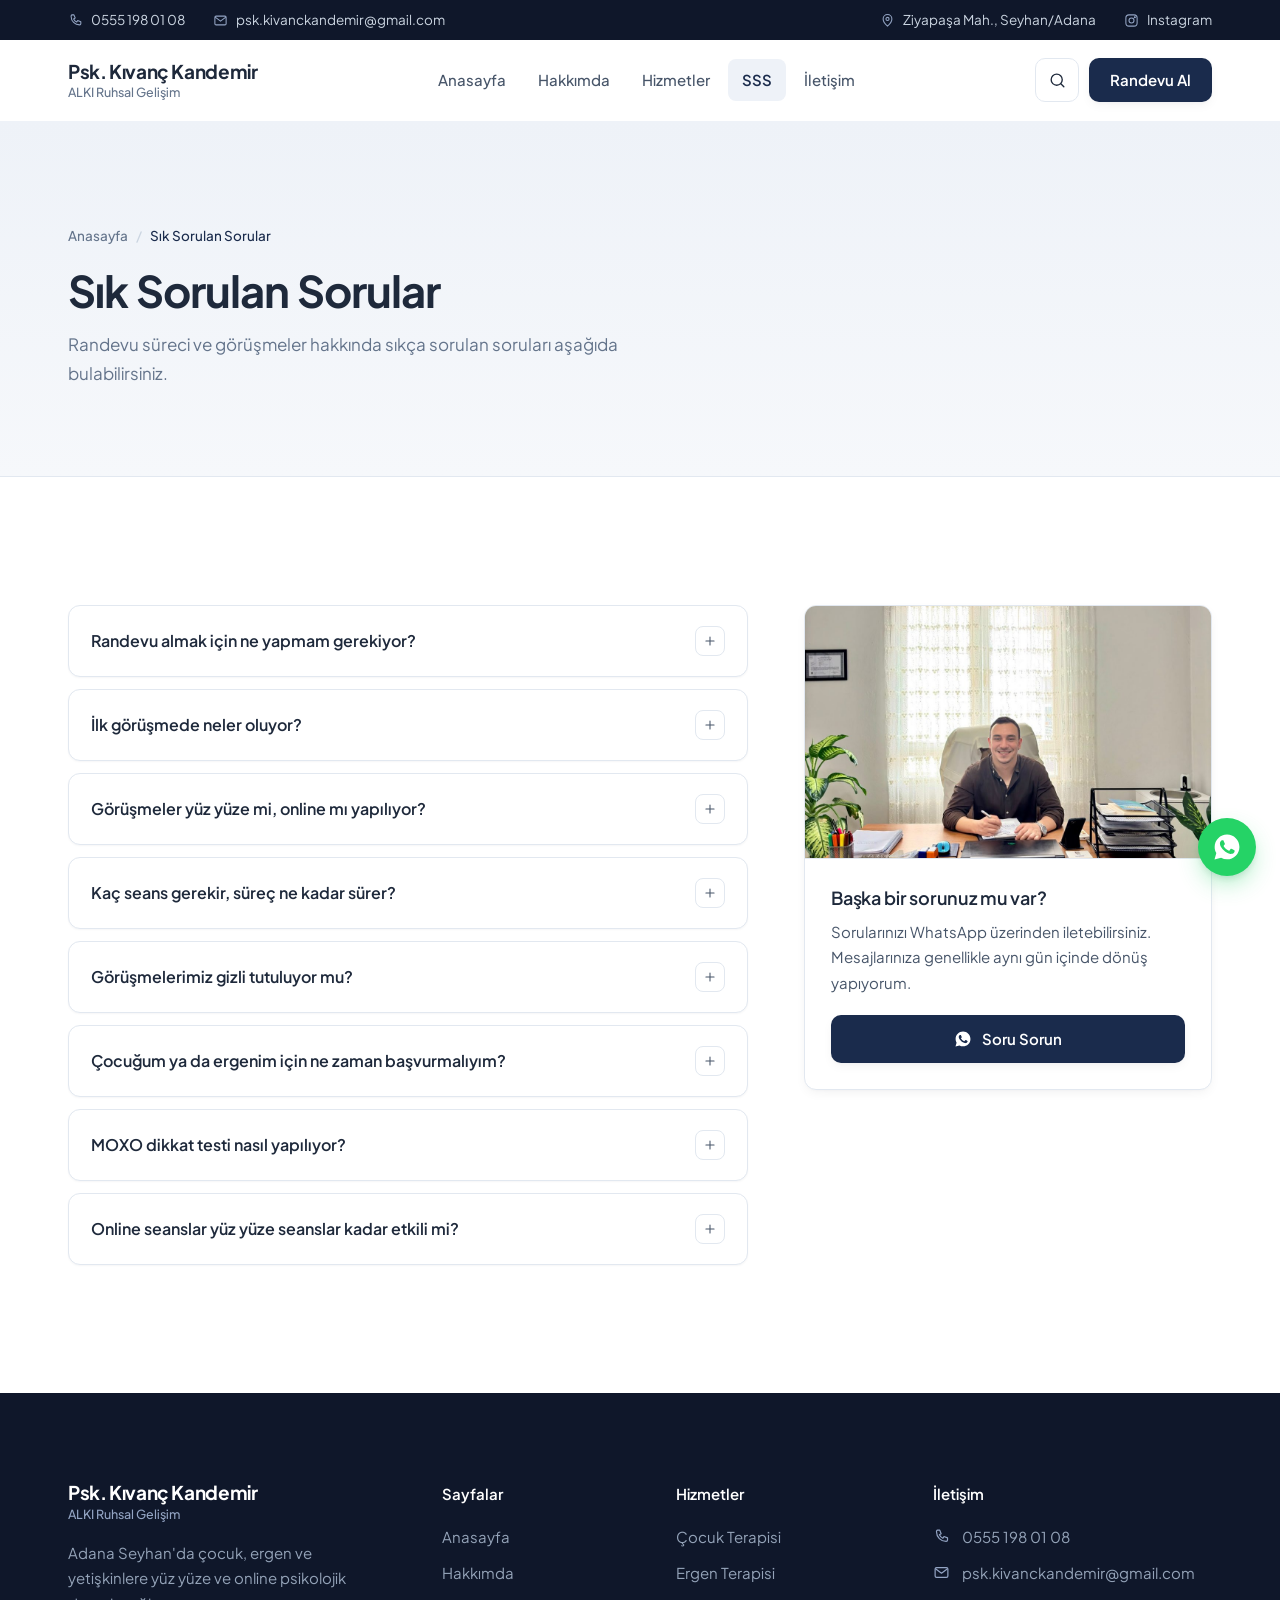
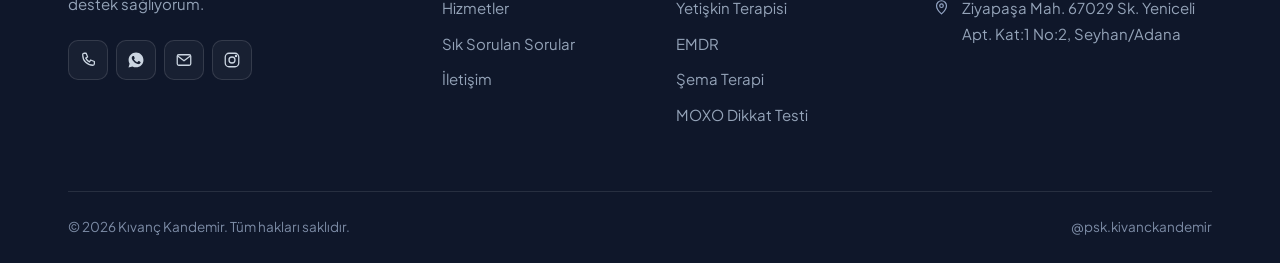
<file: kivanc-kandemir-site/sss.html>
<!DOCTYPE html>
<html lang="tr">
<head>
<meta charset="UTF-8">
<meta name="viewport" content="width=device-width, initial-scale=1.0">
<title>Sık Sorulan Sorular | Psikolog Kıvanç Kandemir</title>
<meta name="description" content="Randevu süreci, ilk görüşme, gizlilik, online terapi ve MOXO dikkat testi hakkında sıkça sorulan sorular ve yanıtları.">
<link rel="canonical" href="https://psikologkivanckandemir.com/sss.html">
<meta property="og:type" content="website">
<meta property="og:site_name" content="Psikolog Kıvanç Kandemir">
<meta property="og:locale" content="tr_TR">
<meta property="og:title" content="Sık Sorulan Sorular | Psikolog Kıvanç Kandemir">
<meta property="og:description" content="Randevu süreci, ilk görüşme, gizlilik, online terapi ve MOXO dikkat testi hakkında sıkça sorulan sorular ve yanıtları.">
<meta property="og:url" content="https://psikologkivanckandemir.com/sss.html">
<meta property="og:image" content="https://psikologkivanckandemir.com/assets/hero.jpg">
<link rel="icon" href="/favicon.ico" sizes="48x48">
<link rel="icon" href="/assets/favicon.svg" type="image/svg+xml">
<link rel="icon" href="/assets/favicon-96.png" type="image/png" sizes="96x96">
<link rel="apple-touch-icon" href="/assets/apple-touch-icon.png">
<link rel="manifest" href="/site.webmanifest">
<meta name="theme-color" content="#FFFFFF">
<script>document.documentElement.classList.add('js')</script>
<link rel="preconnect" href="https://fonts.googleapis.com">
<link rel="preconnect" href="https://fonts.gstatic.com" crossorigin>
<link href="https://fonts.googleapis.com/css2?family=Plus+Jakarta+Sans:wght@400;500;600;700;800&display=swap" rel="stylesheet">
<link rel="stylesheet" href="style.css">
<script src="assets/search-index.js" defer></script>
<script src="main.js" defer></script>
</head>
<body>
<a class="skip" href="#icerik">İçeriğe geç</a>

<div class="topbar">
  <div class="wrap">
    <ul>
      <li><a href="tel:+905551980108"><svg viewBox="0 0 24 24" fill="none" stroke="currentColor" stroke-width="1.7" stroke-linecap="round" stroke-linejoin="round" aria-hidden="true"><path d="M6.5 3h3l2 5-2.5 1.5a11 11 0 0 0 5 5L15.5 12l5 2v3a2 2 0 0 1-2 2C11 19 5 13 5 5.5a2 2 0 0 1 1.5-2.5Z"/></svg>0555 198 01 08</a></li>
      <li class="hide-s"><a href="mailto:psk.kivanckandemir@gmail.com"><svg viewBox="0 0 24 24" fill="none" stroke="currentColor" stroke-width="1.7" stroke-linecap="round" stroke-linejoin="round" aria-hidden="true"><rect x="3" y="5" width="18" height="14" rx="2"/><path d="m4 7 8 6 8-6"/></svg>psk.kivanckandemir@gmail.com</a></li>
    </ul>
    <ul>
      <li class="hide-m"><svg viewBox="0 0 24 24" fill="none" stroke="currentColor" stroke-width="1.7" stroke-linecap="round" stroke-linejoin="round" aria-hidden="true"><path d="M12 21s7-6.2 7-11.5a7 7 0 0 0-14 0C5 14.8 12 21 12 21Z"/><circle cx="12" cy="9.5" r="2.5"/></svg>Ziyapaşa Mah., Seyhan/Adana</li>
      <li><a href="https://instagram.com/psk.kivanckandemir" target="_blank" rel="noopener"><svg viewBox="0 0 24 24" fill="none" stroke="currentColor" stroke-width="1.7" stroke-linecap="round" stroke-linejoin="round" aria-hidden="true"><rect x="3" y="3" width="18" height="18" rx="5"/><circle cx="12" cy="12" r="4"/><circle cx="17.3" cy="6.7" r=".8" fill="currentColor"/></svg>Instagram</a></li>
    </ul>
  </div>
</div>

<header class="site-header">
  <div class="wrap nav">
    <a href="index.html" class="brand"><strong>Psk. Kıvanç Kandemir</strong><small>ALKI Ruhsal Gelişim</small></a>
    <nav class="menu" aria-label="Ana menü">
      <ul>
        <li><a href="index.html">Anasayfa</a></li>
        <li><a href="hakkimda.html">Hakkımda</a></li>
        <li><a href="hizmetler.html">Hizmetler</a></li>
        <li><a href="sss.html" class="active" aria-current="page">SSS</a></li>
        <li><a href="iletisim.html">İletişim</a></li>
      </ul>
    </nav>
    <div class="nav-tools">
      <button type="button" class="icon-btn search-open" aria-label="Sitede ara" aria-haspopup="dialog"><svg viewBox="0 0 24 24" fill="none" stroke="currentColor" stroke-width="1.7" stroke-linecap="round" stroke-linejoin="round" aria-hidden="true"><circle cx="11" cy="11" r="7"/><path d="m20 20-3.8-3.8"/></svg></button>
      <a class="btn btn-primary nav-cta" href="https://wa.me/905551980108" target="_blank" rel="noopener">Randevu Al</a>
      <button type="button" class="icon-btn nav-toggle" aria-label="Menüyü aç" aria-expanded="false"><svg viewBox="0 0 24 24" fill="none" stroke="currentColor" stroke-width="1.7" stroke-linecap="round" stroke-linejoin="round" aria-hidden="true"><path d="M4 7h16M4 12h16M4 17h16"/></svg></button>
    </div>
  </div>
</header>

<div class="search" role="dialog" aria-modal="true" aria-label="Sitede ara" hidden>
  <div class="search-panel">
    <div class="wrap">
      <form class="search-form" role="search" autocomplete="off">
        <label for="q" class="sr">Aranacak kelime</label>
        <svg viewBox="0 0 24 24" fill="none" stroke="currentColor" stroke-width="1.7" stroke-linecap="round" stroke-linejoin="round" aria-hidden="true"><circle cx="11" cy="11" r="7"/><path d="m20 20-3.8-3.8"/></svg>
        <input id="q" type="search" placeholder="Sitede arayın: EMDR, çocuk terapisi, MOXO..." spellcheck="false">
        <button type="button" class="icon-btn search-close" aria-label="Aramayı kapat"><svg viewBox="0 0 24 24" fill="none" stroke="currentColor" stroke-width="1.7" stroke-linecap="round" stroke-linejoin="round" aria-hidden="true"><path d="M6 6l12 12M18 6 6 18"/></svg></button>
      </form>
      <div class="search-hint">
        <span>Sık aranan:</span>
        <button type="button" data-q="Çocuk terapisi">Çocuk terapisi</button>
        <button type="button" data-q="EMDR">EMDR</button>
        <button type="button" data-q="MOXO">MOXO</button>
        <button type="button" data-q="Online görüşme">Online görüşme</button>
        <button type="button" data-q="Randevu">Randevu</button>
      </div>
      <ul class="search-results" aria-live="polite"></ul>
    </div>
  </div>
</div>

<section class="banner">
  <div class="banner-bg" style="background-image:url('assets/hero.jpg')"></div>
  <div class="wrap">
    <nav class="crumbs" aria-label="Sayfa yolu"><a href="index.html">Anasayfa</a><span aria-hidden="true">/</span><span>Sık Sorulan Sorular</span></nav>
    <h1>Sık Sorulan Sorular</h1>
    <p>Randevu süreci ve görüşmeler hakkında sıkça sorulan soruları aşağıda bulabilirsiniz.</p>
  </div>
</section>

<main id="icerik">
<section>
  <div class="wrap faq-page">
    <div class="faq-list">
      <details class="faq-item" id="sss-1">
        <summary>Randevu almak için ne yapmam gerekiyor?<svg class="plus" viewBox="0 0 24 24" fill="none" stroke="currentColor" stroke-width="1.8" stroke-linecap="round" aria-hidden="true"><path d="M12 5v14M5 12h14"/></svg></summary>
        <div class="answer"><p>WhatsApp, telefon ya da e-posta ile iletişime geçebilirsiniz. Görüşmek istediğiniz konuyu ve uygun olduğunuz gün ve saatleri kısaca belirtmeniz halinde ilk görüşmeyi planlıyoruz.</p></div>
      </details>
      <details class="faq-item" id="sss-2">
        <summary>İlk görüşmede neler oluyor?<svg class="plus" viewBox="0 0 24 24" fill="none" stroke="currentColor" stroke-width="1.8" stroke-linecap="round" aria-hidden="true"><path d="M12 5v14M5 12h14"/></svg></summary>
        <div class="answer"><p>İlk görüşme, tanışma ve değerlendirme amacı taşır. Başvuru nedeninizi, bu durumun ne zamandır sürdüğünü ve günlük yaşamınızı nasıl etkilediğini konuşuyoruz. Görüşmenin sonunda sürecin nasıl ilerleyeceğini birlikte planlıyoruz.</p></div>
      </details>
      <details class="faq-item" id="sss-3">
        <summary>Görüşmeler yüz yüze mi, online mı yapılıyor?<svg class="plus" viewBox="0 0 24 24" fill="none" stroke="currentColor" stroke-width="1.8" stroke-linecap="round" aria-hidden="true"><path d="M12 5v14M5 12h14"/></svg></summary>
        <div class="answer"><p>Her iki seçenek de mümkündür. Adana Seyhan'daki ofisimde yüz yüze görüşebilir ya da bulunduğunuz yerden görüntülü görüşme ile seans yapabiliriz. Tercihinizi randevu alırken belirtmeniz yeterlidir.</p></div>
      </details>
      <details class="faq-item" id="sss-4">
        <summary>Kaç seans gerekir, süreç ne kadar sürer?<svg class="plus" viewBox="0 0 24 24" fill="none" stroke="currentColor" stroke-width="1.8" stroke-linecap="round" aria-hidden="true"><path d="M12 5v14M5 12h14"/></svg></summary>
        <div class="answer"><p>Seans sayısı kişiye ve ele alınan konuya göre değişir. Bu nedenle sürecin başında kesin bir sayı vermek doğru olmaz. Başlangıçta hedefleri belirliyor, ilerlemeyi düzenli aralıklarla birlikte değerlendiriyoruz.</p></div>
      </details>
      <details class="faq-item" id="sss-5">
        <summary>Görüşmelerimiz gizli tutuluyor mu?<svg class="plus" viewBox="0 0 24 24" fill="none" stroke="currentColor" stroke-width="1.8" stroke-linecap="round" aria-hidden="true"><path d="M12 5v14M5 12h14"/></svg></summary>
        <div class="answer"><p>Evet. Seanslarda paylaşılan bilgiler, meslek etiği ve yasal düzenlemeler çerçevesinde gizli tutulur ve üçüncü kişilerle paylaşılmaz.</p></div>
      </details>
      <details class="faq-item" id="sss-6">
        <summary>Çocuğum ya da ergenim için ne zaman başvurmalıyım?<svg class="plus" viewBox="0 0 24 24" fill="none" stroke="currentColor" stroke-width="1.8" stroke-linecap="round" aria-hidden="true"><path d="M12 5v14M5 12h14"/></svg></summary>
        <div class="answer"><p>Çocuğunuzun uykusunda, davranışlarında, okul yaşamında ya da arkadaş ilişkilerinde bir süredir devam eden bir değişiklik fark ettiyseniz bir görüşme faydalı olabilir. Emin değilseniz de iletişime geçebilirsiniz. Durumu birlikte değerlendirebiliriz.</p></div>
      </details>
      <details class="faq-item" id="sss-7">
        <summary>MOXO dikkat testi nasıl yapılıyor?<svg class="plus" viewBox="0 0 24 24" fill="none" stroke="currentColor" stroke-width="1.8" stroke-linecap="round" aria-hidden="true"><path d="M12 5v14M5 12h14"/></svg></summary>
        <div class="answer"><p>Test, ofiste bilgisayar başında uygulanır. Çocuktan ekranda beliren belirli uyaranlara tepki vermesi istenir. Uygulama sırasında görsel ve işitsel dikkat dağıtıcılar da kullanılır. Test sonuçlarını görüşme bulgularıyla birlikte değerlendiriyor ve ailenizle paylaşıyorum.</p></div>
      </details>
      <details class="faq-item" id="sss-8">
        <summary>Online seanslar yüz yüze seanslar kadar etkili mi?<svg class="plus" viewBox="0 0 24 24" fill="none" stroke="currentColor" stroke-width="1.8" stroke-linecap="round" aria-hidden="true"><path d="M12 5v14M5 12h14"/></svg></summary>
        <div class="answer"><p>Sessiz bir ortam ve kesintisiz bir bağlantı sağlandığında online seanslar da yüz yüze seanslara benzer fayda sağlayabilir. Size uygun görüşme şeklini birlikte belirleyebiliriz.</p></div>
      </details>
    </div>
    <aside class="side-card">
      <img src="assets/hero.jpg" alt="Psikolog Kıvanç Kandemir ofisinde" loading="lazy" width="1100" height="1467">
      <div class="in">
        <h3>Başka bir sorunuz mu var?</h3>
        <p>Sorularınızı WhatsApp üzerinden iletebilirsiniz. Mesajlarınıza genellikle aynı gün içinde dönüş yapıyorum.</p>
        <a class="btn btn-primary btn-block" href="https://wa.me/905551980108" target="_blank" rel="noopener"><svg viewBox="0 0 24 24" fill="currentColor" aria-hidden="true"><path d="M12.04 2C6.58 2 2.13 6.45 2.13 11.91c0 1.75.46 3.45 1.32 4.95L2 22l5.28-1.39a9.87 9.87 0 0 0 4.76 1.21h.01c5.46 0 9.9-4.45 9.9-9.91C21.96 6.45 17.5 2 12.04 2Zm5.8 14.1c-.24.68-1.4 1.3-1.93 1.38-.5.08-1.12.11-1.8-.11-.42-.14-.96-.31-1.65-.62-2.9-1.26-4.8-4.18-4.94-4.37-.14-.19-1.18-1.57-1.18-3 0-1.43.75-2.13 1.02-2.42.27-.29.58-.36.78-.36.2 0 .39 0 .56.01.18.01.42-.07.65.5.24.58.82 2 .89 2.15.07.15.12.32.02.51-.1.19-.15.31-.3.48-.15.17-.31.38-.44.51-.15.15-.3.31-.13.6.17.29.75 1.25 1.62 2.02 1.11 1 2.05 1.31 2.34 1.46.29.15.46.13.63-.08.17-.2.72-.85.91-1.14.19-.29.39-.24.65-.14.27.1 1.68.8 1.97.94.29.15.48.22.55.34.07.13.07.75-.17 1.43Z"/></svg>Soru Sorun</a>
      </div>
    </aside>
  </div>
</section>
</main>

<footer class="footer">
  <div class="wrap">
    <div class="fcols">
      <div class="fbrand">
        <a href="index.html" class="brand brand-light"><strong>Psk. Kıvanç Kandemir</strong><small>ALKI Ruhsal Gelişim</small></a>
        <p>Adana Seyhan'da çocuk, ergen ve yetişkinlere yüz yüze ve online psikolojik destek sağlıyorum.</p>
        <div class="social">
          <a href="tel:+905551980108" aria-label="Telefon"><svg viewBox="0 0 24 24" fill="none" stroke="currentColor" stroke-width="1.7" stroke-linecap="round" stroke-linejoin="round" aria-hidden="true"><path d="M6.5 3h3l2 5-2.5 1.5a11 11 0 0 0 5 5L15.5 12l5 2v3a2 2 0 0 1-2 2C11 19 5 13 5 5.5a2 2 0 0 1 1.5-2.5Z"/></svg></a>
          <a href="https://wa.me/905551980108" target="_blank" rel="noopener" aria-label="WhatsApp"><svg viewBox="0 0 24 24" fill="currentColor" aria-hidden="true"><path d="M12.04 2C6.58 2 2.13 6.45 2.13 11.91c0 1.75.46 3.45 1.32 4.95L2 22l5.28-1.39a9.87 9.87 0 0 0 4.76 1.21h.01c5.46 0 9.9-4.45 9.9-9.91C21.96 6.45 17.5 2 12.04 2Zm5.8 14.1c-.24.68-1.4 1.3-1.93 1.38-.5.08-1.12.11-1.8-.11-.42-.14-.96-.31-1.65-.62-2.9-1.26-4.8-4.18-4.94-4.37-.14-.19-1.18-1.57-1.18-3 0-1.43.75-2.13 1.02-2.42.27-.29.58-.36.78-.36.2 0 .39 0 .56.01.18.01.42-.07.65.5.24.58.82 2 .89 2.15.07.15.12.32.02.51-.1.19-.15.31-.3.48-.15.17-.31.38-.44.51-.15.15-.3.31-.13.6.17.29.75 1.25 1.62 2.02 1.11 1 2.05 1.31 2.34 1.46.29.15.46.13.63-.08.17-.2.72-.85.91-1.14.19-.29.39-.24.65-.14.27.1 1.68.8 1.97.94.29.15.48.22.55.34.07.13.07.75-.17 1.43Z"/></svg></a>
          <a href="mailto:psk.kivanckandemir@gmail.com" aria-label="E-posta"><svg viewBox="0 0 24 24" fill="none" stroke="currentColor" stroke-width="1.7" stroke-linecap="round" stroke-linejoin="round" aria-hidden="true"><rect x="3" y="5" width="18" height="14" rx="2"/><path d="m4 7 8 6 8-6"/></svg></a>
          <a href="https://instagram.com/psk.kivanckandemir" target="_blank" rel="noopener" aria-label="Instagram"><svg viewBox="0 0 24 24" fill="none" stroke="currentColor" stroke-width="1.7" stroke-linecap="round" stroke-linejoin="round" aria-hidden="true"><rect x="3" y="3" width="18" height="18" rx="5"/><circle cx="12" cy="12" r="4"/><circle cx="17.3" cy="6.7" r=".8" fill="currentColor"/></svg></a>
        </div>
      </div>
      <div>
        <h4>Sayfalar</h4>
        <ul>
          <li><a href="index.html">Anasayfa</a></li>
          <li><a href="hakkimda.html">Hakkımda</a></li>
          <li><a href="hizmetler.html">Hizmetler</a></li>
          <li><a href="sss.html">Sık Sorulan Sorular</a></li>
          <li><a href="iletisim.html">İletişim</a></li>
        </ul>
      </div>
      <div>
        <h4>Hizmetler</h4>
        <ul>
          <li><a href="hizmetler.html#cocuk">Çocuk Terapisi</a></li>
          <li><a href="hizmetler.html#ergen">Ergen Terapisi</a></li>
          <li><a href="hizmetler.html#yetiskin">Yetişkin Terapisi</a></li>
          <li><a href="hizmetler.html#emdr">EMDR</a></li>
          <li><a href="hizmetler.html#sema">Şema Terapi</a></li>
          <li><a href="hizmetler.html#moxo">MOXO Dikkat Testi</a></li>
        </ul>
      </div>
      <div>
        <h4>İletişim</h4>
        <ul class="fcontact">
          <li><svg viewBox="0 0 24 24" fill="none" stroke="currentColor" stroke-width="1.7" stroke-linecap="round" stroke-linejoin="round" aria-hidden="true"><path d="M6.5 3h3l2 5-2.5 1.5a11 11 0 0 0 5 5L15.5 12l5 2v3a2 2 0 0 1-2 2C11 19 5 13 5 5.5a2 2 0 0 1 1.5-2.5Z"/></svg><a href="tel:+905551980108">0555 198 01 08</a></li>
          <li><svg viewBox="0 0 24 24" fill="none" stroke="currentColor" stroke-width="1.7" stroke-linecap="round" stroke-linejoin="round" aria-hidden="true"><rect x="3" y="5" width="18" height="14" rx="2"/><path d="m4 7 8 6 8-6"/></svg><a href="mailto:psk.kivanckandemir@gmail.com">psk.kivanckandemir@gmail.com</a></li>
          <li><svg viewBox="0 0 24 24" fill="none" stroke="currentColor" stroke-width="1.7" stroke-linecap="round" stroke-linejoin="round" aria-hidden="true"><path d="M12 21s7-6.2 7-11.5a7 7 0 0 0-14 0C5 14.8 12 21 12 21Z"/><circle cx="12" cy="9.5" r="2.5"/></svg><span>Ziyapaşa Mah. 67029 Sk. Yeniceli Apt. Kat:1 No:2, Seyhan/Adana</span></li>
        </ul>
      </div>
    </div>
    <div class="fbottom">
      <span>© 2026 Kıvanç Kandemir. Tüm hakları saklıdır.</span>
      <a href="https://instagram.com/psk.kivanckandemir" target="_blank" rel="noopener">@psk.kivanckandemir</a>
    </div>
  </div>
</footer>

<button type="button" class="to-top" aria-label="Sayfanın başına dön"><svg viewBox="0 0 24 24" fill="none" stroke="currentColor" stroke-width="1.7" stroke-linecap="round" stroke-linejoin="round" aria-hidden="true"><path d="m5 15 7-7 7 7"/></svg></button>
<a class="wa-float" href="https://wa.me/905551980108" target="_blank" rel="noopener" aria-label="WhatsApp üzerinden iletişime geçin"><svg viewBox="0 0 24 24" fill="currentColor" aria-hidden="true"><path d="M12.04 2C6.58 2 2.13 6.45 2.13 11.91c0 1.75.46 3.45 1.32 4.95L2 22l5.28-1.39a9.87 9.87 0 0 0 4.76 1.21h.01c5.46 0 9.9-4.45 9.9-9.91C21.96 6.45 17.5 2 12.04 2Zm5.8 14.1c-.24.68-1.4 1.3-1.93 1.38-.5.08-1.12.11-1.8-.11-.42-.14-.96-.31-1.65-.62-2.9-1.26-4.8-4.18-4.94-4.37-.14-.19-1.18-1.57-1.18-3 0-1.43.75-2.13 1.02-2.42.27-.29.58-.36.78-.36.2 0 .39 0 .56.01.18.01.42-.07.65.5.24.58.82 2 .89 2.15.07.15.12.32.02.51-.1.19-.15.31-.3.48-.15.17-.31.38-.44.51-.15.15-.3.31-.13.6.17.29.75 1.25 1.62 2.02 1.11 1 2.05 1.31 2.34 1.46.29.15.46.13.63-.08.17-.2.72-.85.91-1.14.19-.29.39-.24.65-.14.27.1 1.68.8 1.97.94.29.15.48.22.55.34.07.13.07.75-.17 1.43Z"/></svg></a>

</body>
</html>
</file>
<file: kivanc-kandemir-site/style.css>
/* ==========================================================================
   Psikolog Kıvanç Kandemir — Stil Sistemi
   01 Tokenlar · 02 Temel · 03 Düzen · 04 Tipografi · 05 Butonlar
   06 Header · 07 Arama · 08 Hero · 09 Bölümler · 10 Kartlar
   11 Formlar · 12 SSS · 13 Harita · 14 Sayfa bandı · 15 Footer
   16 Yüzen butonlar · 17 Animasyon · 18 Responsive
   ========================================================================== */

/* 01 — Tokenlar */
:root{
  /* Renk */
  --bg: #FFFFFF;
  --bg-alt: #F6F8FB;
  --bg-soft: #F1F5F9;
  --brand: #1A2B4C;
  --brand-hover: #0F172A;
  --brand-tint: #EEF2F8;
  --ink: #1E293B;
  --ink-2: #475569;
  --muted: #64748B;
  --line: #E2E8F0;
  --line-strong: #CBD5E1;
  --navy-deep: #0F172A;
  --on-dark: #CBD5E1;
  --wa: #25D366;
  --wa-hover: #1EBE5A;
  --danger: #B42318;

  /* Tipografi */
  --font: "Plus Jakarta Sans", -apple-system, BlinkMacSystemFont, "Segoe UI", Roboto, sans-serif;
  --fs-h1: clamp(30px, 3.4vw, 46px);
  --fs-h2: clamp(25px, 2.3vw, 34px);
  --fs-h3: 18px;
  --fs-body: 16px;
  --fs-small: 14px;

  /* Ölçü */
  --container: 1200px;
  --gutter: 28px;
  --section: 128px;
  --radius: 12px;
  --radius-sm: 8px;
  --header-h: 80px;

  /* Gölge */
  --shadow-xs: 0 1px 2px rgba(15,23,42,.04);
  --shadow-md: 0 4px 12px -2px rgba(15,23,42,.06), 0 2px 4px -2px rgba(15,23,42,.04);
  --shadow-lg: 0 12px 28px -6px rgba(15,23,42,.10), 0 4px 10px -4px rgba(15,23,42,.05);
  --shadow-xl: 0 24px 48px -12px rgba(15,23,42,.16);

  /* Hareket */
  --ease: cubic-bezier(.22,.61,.36,1);
  --ease-out: cubic-bezier(.16,1,.3,1);
  --dur: .3s;
}

/* 02 — Temel */
*, *::before, *::after{ box-sizing: border-box; margin: 0; padding: 0; }
html{ scroll-behavior: smooth; scroll-padding-top: calc(var(--header-h) + 20px); -webkit-text-size-adjust: 100%; }
body{ background: var(--bg); color: var(--ink); font-family: var(--font); font-size: var(--fs-body); line-height: 1.7; -webkit-font-smoothing: antialiased; -moz-osx-font-smoothing: grayscale; text-rendering: optimizeLegibility; overflow-x: hidden; }
img{ display: block; max-width: 100%; height: auto; }
a{ color: inherit; text-decoration: none; }
button{ font: inherit; color: inherit; background: none; border: 0; cursor: pointer; }
input, select, textarea{ font: inherit; color: inherit; }
svg{ flex-shrink: 0; }
:focus-visible{ outline: 2px solid var(--brand); outline-offset: 3px; border-radius: 4px; }
::selection{ background: var(--brand-tint); color: var(--brand); }
.sr{ position: absolute; width: 1px; height: 1px; overflow: hidden; clip: rect(0 0 0 0); white-space: nowrap; }
.skip{ position: absolute; left: 16px; top: -60px; z-index: 200; background: var(--brand); color: #fff; padding: 10px 16px; border-radius: var(--radius-sm); }
.skip:focus{ top: 12px; }
@view-transition{ navigation: auto; }
::view-transition-old(root), ::view-transition-new(root){ animation-duration: .3s; }

/* 03 — Düzen */
.wrap{ width: 100%; max-width: var(--container); margin: 0 auto; padding: 0 var(--gutter); }
section{ padding: var(--section) 0; }
.soft{ background: var(--bg-alt); }
.split{ display: grid; grid-template-columns: minmax(0,.9fr) minmax(0,1.1fr); gap: 88px; align-items: center; }
.split.rev .about-img{ order: 2; }

/* 04 — Tipografi */
h1, h2, h3, h4{ font-family: var(--font); color: var(--ink); letter-spacing: -0.02em; }
h1{ font-size: var(--fs-h1); line-height: 1.15; font-weight: 700; }
h2{ font-size: var(--fs-h2); line-height: 1.25; font-weight: 700; }
h3{ font-size: var(--fs-h3); line-height: 1.4; font-weight: 600; letter-spacing: -0.01em; }
h4{ font-size: 15px; font-weight: 600; letter-spacing: 0; }
p{ color: var(--ink-2); }

.sec-title{ max-width: 640px; margin-bottom: 56px; }
.sec-title.center{ margin-left: auto; margin-right: auto; text-align: center; }
.sub{ display: inline-block; font-size: 13px; font-weight: 600; letter-spacing: .04em; color: var(--brand); background: var(--brand-tint); padding: 5px 12px; border-radius: 999px; margin-bottom: 18px; }
.sec-title h2 + p{ margin-top: 16px; font-size: 16.5px; color: var(--muted); }

/* 05 — Butonlar */
.btn{ display: inline-flex; align-items: center; justify-content: center; gap: 10px; min-height: 48px; padding: 0 24px; border-radius: 10px; border: 1px solid transparent; font-size: 15px; font-weight: 600; white-space: nowrap; transition: background var(--dur) var(--ease), color var(--dur) var(--ease), border-color var(--dur) var(--ease), box-shadow var(--dur) var(--ease), transform var(--dur) var(--ease); }
.btn svg{ width: 18px; height: 18px; }
.btn-primary, .btn-light{ background: var(--brand); color: #fff; box-shadow: var(--shadow-md); }
.btn-primary:hover, .btn-light:hover{ background: var(--brand-hover); transform: translateY(-1px); box-shadow: var(--shadow-lg); }
.btn-outline, .btn-outline-light{ background: #fff; border-color: var(--line); color: var(--ink); }
.btn-outline:hover, .btn-outline-light:hover{ border-color: var(--brand); color: var(--brand); transform: translateY(-1px); }
.btn-block{ width: 100%; }
.btn-row{ display: flex; flex-wrap: wrap; gap: 12px; }
.more{ display: inline-flex; align-items: center; gap: 6px; font-size: 14.5px; font-weight: 600; color: var(--brand); transition: gap var(--dur) var(--ease); }
.more::after{ content: "→"; font-weight: 500; transition: transform var(--dur) var(--ease); }
a:hover > .more::after, .mc-body .more:hover::after{ transform: translateX(3px); }

/* 06 — Header */
.topbar{ background: var(--navy-deep); color: var(--on-dark); font-size: 13.5px; }
.topbar .wrap{ display: flex; align-items: center; justify-content: space-between; gap: 16px; min-height: 40px; }
.topbar ul{ display: flex; align-items: center; gap: 28px; list-style: none; }
.topbar li, .topbar a{ display: inline-flex; align-items: center; }
.topbar a{ transition: color var(--dur); }
.topbar a:hover{ color: #FFFFFF; }
.topbar svg{ width: 15px; height: 15px; margin-right: 8px; color: #93A4C3; }

.site-header{ position: sticky; top: 0; z-index: 90; background: rgba(255,255,255,.92); -webkit-backdrop-filter: saturate(180%) blur(12px); backdrop-filter: saturate(180%) blur(12px); border-bottom: 1px solid transparent; transition: border-color var(--dur), box-shadow var(--dur); }
.site-header.scrolled{ border-bottom-color: var(--line); box-shadow: var(--shadow-xs); }
.nav{ display: flex; align-items: center; justify-content: space-between; gap: 24px; min-height: var(--header-h); transition: min-height var(--dur) var(--ease); }
.site-header.scrolled .nav{ min-height: 68px; }
.brand{ display: flex; flex-direction: column; line-height: 1.2; }
.brand strong{ font-size: 19px; font-weight: 700; letter-spacing: -0.02em; color: var(--ink); }
.brand small{ margin-top: 3px; font-size: 12.5px; font-weight: 500; color: var(--muted); }
.menu ul{ display: flex; align-items: center; gap: 4px; list-style: none; }
.menu a{ display: block; padding: 8px 14px; border-radius: var(--radius-sm); font-size: 15px; font-weight: 500; color: var(--ink-2); transition: color var(--dur), background var(--dur); }
.menu a:hover{ color: var(--ink); background: var(--bg-soft); }
.menu a.active{ color: var(--brand); font-weight: 600; background: var(--brand-tint); }
.nav-tools{ display: flex; align-items: center; gap: 10px; }
.icon-btn{ display: inline-flex; align-items: center; justify-content: center; width: 44px; height: 44px; border-radius: 10px; border: 1px solid var(--line); background: #fff; color: var(--ink); transition: border-color var(--dur), color var(--dur), background var(--dur); }
.icon-btn:hover{ border-color: var(--line-strong); color: var(--brand); background: var(--bg-alt); }
.icon-btn svg{ width: 19px; height: 19px; }
.nav-cta{ min-height: 44px; padding: 0 20px; }
.nav-toggle{ display: none; }

/* 07 — Arama */
.search{ position: fixed; inset: 0; z-index: 150; background: rgba(15,23,42,.35); -webkit-backdrop-filter: blur(4px); backdrop-filter: blur(4px); opacity: 0; transition: opacity var(--dur) var(--ease); }
.search[hidden]{ display: none; }
.search.open{ opacity: 1; }
.search-panel{ max-height: 100vh; overflow-y: auto; padding: 32px 0 28px; background: #fff; border-bottom: 1px solid var(--line); box-shadow: var(--shadow-xl); transform: translateY(-16px); transition: transform .4s var(--ease-out); }
.search.open .search-panel{ transform: none; }
.search-form{ display: flex; align-items: center; gap: 14px; padding: 6px 6px 6px 18px; border: 1px solid var(--line); border-radius: var(--radius); background: var(--bg-alt); transition: border-color var(--dur), box-shadow var(--dur); }
.search-form:focus-within{ border-color: var(--brand); box-shadow: 0 0 0 4px var(--brand-tint); background: #fff; }
.search-form > svg{ width: 22px; height: 22px; color: var(--muted); }
.search-form input{ flex: 1; min-width: 0; min-height: 48px; border: 0; outline: 0; background: transparent; font-size: 18px; font-weight: 500; color: var(--ink); }
.search-form input::placeholder{ color: #94A3B8; }
.search-form input::-webkit-search-cancel-button{ display: none; }
.search-hint{ display: flex; flex-wrap: wrap; align-items: center; gap: 8px; margin-top: 16px; font-size: 13.5px; color: var(--muted); }
.search-hint button{ padding: 5px 12px; border: 1px solid var(--line); border-radius: 999px; background: #fff; font-size: 13px; font-weight: 500; color: var(--ink-2); transition: border-color var(--dur), color var(--dur); }
.search-hint button:hover{ border-color: var(--brand); color: var(--brand); }
.search-results{ list-style: none; margin-top: 16px; }
.search-results li + li{ border-top: 1px solid var(--line); }
.search-results li a{ display: block; padding: 16px 14px; border-radius: var(--radius-sm); transition: background var(--dur); }
.search-results li a:hover, .search-results li a.is-focus{ background: var(--bg-alt); }
.r-cat{ font-size: 12.5px; font-weight: 600; color: var(--muted); }
.r-title{ display: block; margin: 2px 0 4px; font-size: 16.5px; font-weight: 600; color: var(--ink); }
.r-text{ display: block; font-size: 14px; line-height: 1.6; color: var(--ink-2); }
.search-results mark{ background: var(--brand-tint); color: var(--brand); border-radius: 3px; padding: 0 2px; }
.search-empty{ padding: 18px 14px; color: var(--muted); }

/* 08 — Hero */
.slider{ position: relative; height: clamp(560px, 80vh, 700px); padding: 0; overflow: hidden; isolation: isolate; background: var(--bg-alt); border-bottom: 1px solid var(--line); }
.slide{ position: absolute; inset: 0; opacity: 0; visibility: hidden; transition: opacity 1s var(--ease), visibility 1s; }
.slide.is-active{ z-index: 1; opacity: 1; visibility: visible; }
.slide-bg{ position: absolute; top: 0; right: 0; bottom: 0; width: 60%; background-size: cover; background-position: center; transform: scale(1.06); transition: transform 8s linear; }
.slide.is-active .slide-bg{ transform: scale(1); }
.slide-bg.s-a{ background-position: 50% 58%; }
.slide-bg.s-b{ background-position: 50% 38%; }
.slide::after{ content: ""; position: absolute; inset: 0; background: linear-gradient(90deg, var(--bg-alt) 0%, var(--bg-alt) 40%, rgba(250,250,250,.85) 48%, rgba(250,250,250,.2) 64%, rgba(250,250,250,0) 80%); }
.slide-inner{ position: relative; z-index: 2; display: flex; align-items: center; height: 100%; }
.slide-text{ max-width: 560px; padding-bottom: 36px; }
.slide-sub{ display: inline-block; margin-bottom: 20px; padding: 5px 12px; border-radius: 999px; background: #fff; border: 1px solid var(--line); font-size: 13px; font-weight: 600; letter-spacing: .02em; color: var(--brand); }
.slide-title{ margin-bottom: 20px; font-size: var(--fs-h1); line-height: 1.15; font-weight: 700; letter-spacing: -0.025em; color: var(--ink); }
.slide-lead{ max-width: 520px; margin-bottom: 36px; font-size: 17px; color: var(--ink-2); }
.slide-text > *{ opacity: 0; transform: translateY(24px); transition: opacity .8s var(--ease-out), transform .8s var(--ease-out); }
.slide.is-active .slide-text > *{ opacity: 1; transform: none; }
.slide.is-active .slide-text > *:nth-child(1){ transition-delay: .2s; }
.slide.is-active .slide-text > *:nth-child(2){ transition-delay: .32s; }
.slide.is-active .slide-text > *:nth-child(3){ transition-delay: .44s; }
.slide.is-active .slide-text > *:nth-child(4){ transition-delay: .56s; }
.slider-ui{ position: absolute; left: 0; right: 0; bottom: 36px; z-index: 3; display: flex; align-items: center; justify-content: space-between; }
.slider-dots{ display: flex; gap: 8px; }
.slider-dots button{ position: relative; width: 40px; height: 3px; overflow: hidden; border-radius: 3px; background: var(--line-strong); }
.slider-dots button::before{ content: ""; position: absolute; inset: -10px 0; }
.slider-dots button::after{ content: ""; position: absolute; inset: 0; background: var(--brand); transform: scaleX(0); transform-origin: left; }
.slider-dots button.is-active::after{ animation: dotfill 7s linear forwards; }
.slider.paused .slider-dots button.is-active::after{ animation-play-state: paused; }
@keyframes dotfill{ to{ transform: scaleX(1); } }
.slider-arrows{ display: flex; gap: 8px; }
.slider-arrows button{ display: flex; align-items: center; justify-content: center; width: 44px; height: 44px; border-radius: 10px; border: 1px solid var(--line); background: rgba(255,255,255,.92); color: var(--ink); box-shadow: var(--shadow-xs); transition: border-color var(--dur), color var(--dur); }
.slider-arrows button:hover{ border-color: var(--brand); color: var(--brand); }
.slider-arrows svg{ width: 18px; height: 18px; }

/* 09 — Bölümler */
.welcome-grid{ display: grid; grid-template-columns: minmax(0,1.2fr) minmax(0,.9fr); gap: 88px; align-items: center; }
.welcome-text .sec-title{ margin-bottom: 24px; }
.welcome-text > p{ font-size: 16.5px; }
.welcome-text > p + p{ margin-top: 14px; }
.welcome-text .btn-row{ margin-top: 36px; }

.about-img{ position: relative; }
.about-img img{ width: 100%; aspect-ratio: 4/5; object-fit: cover; object-position: 75% center; border-radius: 16px; border: 1px solid var(--line); }
.about-img figcaption{ position: absolute; left: 20px; bottom: 20px; padding: 14px 18px; border-radius: var(--radius); background: rgba(255,255,255,.95); -webkit-backdrop-filter: blur(8px); backdrop-filter: blur(8px); border: 1px solid var(--line); box-shadow: var(--shadow-lg); }
.about-img figcaption strong{ display: block; font-size: 15px; font-weight: 700; color: var(--ink); }
.about-img figcaption span{ font-size: 13px; color: var(--muted); }
.prose .sec-title{ margin-bottom: 24px; }
.prose > p{ font-size: 16.5px; }
.prose > p + p{ margin-top: 16px; }
.prose > .btn{ margin-top: 36px; }
.facts{ display: grid; grid-template-columns: 1fr 1fr; gap: 12px; margin-top: 32px; }
.facts div{ padding: 16px 18px; border: 1px solid var(--line); border-radius: var(--radius); background: #fff; }
.facts dt{ font-size: 12.5px; font-weight: 600; color: var(--muted); }
.facts dd{ margin-top: 2px; font-size: 15px; font-weight: 600; color: var(--ink); }

.steps{ display: grid; gap: 24px; list-style: none; counter-reset: s; }
.steps.four{ grid-template-columns: repeat(4, minmax(0,1fr)); }
.steps li{ counter-increment: s; }
.steps li::before{ content: counter(s, decimal-leading-zero); display: inline-flex; align-items: center; justify-content: center; width: 40px; height: 40px; margin-bottom: 18px; border-radius: 10px; background: var(--brand-tint); font-size: 14px; font-weight: 700; color: var(--brand); }
.steps h3{ margin-bottom: 8px; }
.steps p{ font-size: 15px; line-height: 1.7; }

.booking{ background: var(--bg-alt); border-top: 1px solid var(--line); border-bottom: 1px solid var(--line); }
.booking-bg{ display: none; }
.booking-grid{ display: grid; grid-template-columns: minmax(0,1.15fr) minmax(0,.85fr); gap: 72px; align-items: start; }
.booking-form{ padding: 44px; }
.booking-form .sec-title{ margin-bottom: 32px; }
.booking-info{ padding-top: 44px; }
.booking-info .sec-title{ margin-bottom: 28px; }

.faq-home-grid{ display: grid; grid-template-columns: minmax(0,.8fr) minmax(0,1.2fr); gap: 80px; align-items: start; }
.faq-home-grid .sec-title{ margin-bottom: 32px; }
.faq-page{ display: grid; grid-template-columns: minmax(0,1.5fr) minmax(0,.9fr); gap: 56px; align-items: start; }
.contact-grid{ display: grid; grid-template-columns: minmax(0,.85fr) minmax(0,1.15fr); gap: 72px; align-items: start; }
.contact-info .sec-title{ margin-bottom: 24px; }
.contact-form{ padding: 40px; }
.contact-form .sec-title{ margin-bottom: 28px; }

.cta{ padding: 96px 0; background: var(--bg-alt); border-top: 1px solid var(--line); }
.cta-inner{ display: flex; align-items: center; justify-content: space-between; flex-wrap: wrap; gap: 32px; }
.cta h2{ margin-bottom: 8px; }
.cta p{ max-width: 560px; color: var(--muted); }

/* 10 — Kartlar */
.appt-card, .svc, .mcard, .dcard, .steps li, .faq-item, .booking-form, .contact-form, .side-card, .map-card{
  background: #fff; border: 1px solid var(--line); border-radius: var(--radius); box-shadow: var(--shadow-xs);
}
.svc, .mcard, .dcard, .steps li{ transition: transform var(--dur) var(--ease), box-shadow var(--dur) var(--ease), border-color var(--dur) var(--ease); }
.svc:hover, .mcard:hover, .dcard:hover, .steps li:hover{ transform: translateY(-4px); box-shadow: var(--shadow-lg); border-color: var(--line-strong); }

/* Randevu kartı */
.appt-card{ padding: 32px; box-shadow: var(--shadow-lg); }
.ac-head{ display: flex; align-items: center; gap: 14px; padding-bottom: 20px; border-bottom: 1px solid var(--line); }
.ac-head > svg{ width: 46px; height: 46px; padding: 12px; border-radius: 10px; background: var(--brand-tint); color: var(--brand); }
.ac-head small{ display: block; font-size: 13px; font-weight: 500; color: var(--muted); }
.ac-head a{ font-size: 24px; font-weight: 700; letter-spacing: -0.02em; color: var(--ink); transition: color var(--dur); }
.ac-head a:hover{ color: var(--brand); }
.appt-card ul{ list-style: none; margin: 8px 0 24px; }
.appt-card li{ padding: 14px 0; border-bottom: 1px solid var(--line); }
.appt-card li:last-child{ border-bottom: 0; }
.appt-card li small{ display: block; font-size: 12.5px; font-weight: 500; color: var(--muted); }
.appt-card li span{ font-size: 15px; font-weight: 600; color: var(--ink); }

/* Çalışma alanları */
.svc-grid{ display: grid; grid-template-columns: repeat(4, minmax(0,1fr)); gap: 24px; }
.svc{ display: flex; flex-direction: column; overflow: hidden; }
.svc-img{ display: block; width: 100%; height: 200px; overflow: hidden; background: var(--bg-soft); border-bottom: 1px solid var(--line); }
.svc-img img{ width: 100%; height: 100%; object-fit: cover; transition: transform .6s var(--ease); }
.svc:hover .svc-img img{ transform: scale(1.04); }
.svc h3{ margin: 22px 24px 8px; }
.svc p{ margin: 0 24px 20px; font-size: 15px; line-height: 1.7; }
.svc .more{ margin: auto 24px 24px; }

/* Yöntem / detay kartları */
.mgrid{ display: grid; grid-template-columns: repeat(4, minmax(0,1fr)); gap: 24px; }
.mcard, .dcard{ display: flex; flex-direction: column; overflow: hidden; }
.mc-img{ position: relative; aspect-ratio: 16/11; overflow: hidden; background: var(--bg-soft); border-bottom: 1px solid var(--line); }
.mc-img img{ width: 100%; height: 100%; object-fit: cover; transition: transform .6s var(--ease); }
.mcard:hover .mc-img img, .dcard:hover .mc-img img{ transform: scale(1.03); }
.chip{ position: absolute; left: 14px; top: 14px; padding: 4px 10px; border-radius: 999px; background: rgba(255,255,255,.95); border: 1px solid var(--line); font-size: 12px; font-weight: 600; color: var(--brand); }
.mc-body{ display: flex; flex: 1; flex-direction: column; padding: 24px; }
.mc-body h3{ margin-bottom: 10px; }
.mc-body p{ font-size: 15px; line-height: 1.7; }
.mc-body p + p{ margin-top: 10px; }
.mc-body .more{ margin-top: auto; padding-top: 18px; }
.dgrid{ display: grid; gap: 24px; }
.dgrid.three{ grid-template-columns: repeat(3, minmax(0,1fr)); }
.dgrid.two{ grid-template-columns: repeat(2, minmax(0,1fr)); }
.dgrid.two .dcard{ flex-direction: row; }
.dgrid.two .mc-img{ width: 40%; aspect-ratio: auto; min-height: 100%; border-bottom: 0; border-right: 1px solid var(--line); }
.dgrid.two .mc-body{ width: 60%; padding: 28px; }
.dcard{ scroll-margin-top: calc(var(--header-h) + 24px); }
.dcard:target{ border-color: var(--brand); box-shadow: 0 0 0 3px var(--brand-tint), var(--shadow-lg); }

/* Adım kartları */
.steps li{ padding: 28px 24px; }

/* 11 — Formlar & iletişim listesi */
.appt-form .fgrid2{ display: grid; grid-template-columns: 1fr 1fr; gap: 18px; }
.appt-form label{ display: flex; flex-direction: column; gap: 8px; }
.appt-form .lbl{ display: block; font-size: 13.5px; font-weight: 600; color: var(--ink); }
.appt-form .req::after{ content: " *"; color: var(--brand); }
.appt-form .full{ grid-column: 1 / -1; }
.appt-form input, .appt-form select, .appt-form textarea{ width: 100%; padding: 12px 14px; border: 1px solid var(--line); border-radius: 10px; background: #fff; font-size: 15px; font-weight: 500; color: var(--ink); appearance: none; -webkit-appearance: none; transition: border-color var(--dur), box-shadow var(--dur); }
.appt-form input::placeholder, .appt-form textarea::placeholder{ color: #94A3B8; }
.appt-form input:hover, .appt-form select:hover, .appt-form textarea:hover{ border-color: var(--line-strong); }
.appt-form input:focus, .appt-form select:focus, .appt-form textarea:focus{ outline: 0; border-color: var(--brand); box-shadow: 0 0 0 4px var(--brand-tint); }
.appt-form select{ padding-right: 42px; background-image: url("data:image/svg+xml,%3Csvg xmlns='http://www.w3.org/2000/svg' viewBox='0 0 24 24' fill='none' stroke='%2364748B' stroke-width='2' stroke-linecap='round' stroke-linejoin='round'%3E%3Cpath d='m6 9 6 6 6-6'/%3E%3C/svg%3E"); background-repeat: no-repeat; background-position: right 14px center; background-size: 18px; }
.appt-form textarea{ min-height: 120px; resize: vertical; }
.appt-form .invalid{ border-color: var(--danger); box-shadow: 0 0 0 4px rgba(180,35,24,.08); }
.appt-form .btn{ margin-top: 24px; }
.form-error{ margin-top: 14px; font-size: 14px; font-weight: 600; color: var(--danger); }
.form-note{ margin-top: 12px; text-align: center; font-size: 13px; color: var(--muted); }

.clist{ list-style: none; }
.clist li{ display: flex; align-items: center; gap: 16px; padding: 16px 0; border-bottom: 1px solid var(--line); }
.clist li:last-child{ border-bottom: 0; }
.clist .ci{ display: flex; align-items: center; justify-content: center; flex-shrink: 0; width: 44px; height: 44px; border-radius: 10px; background: #fff; border: 1px solid var(--line); color: var(--brand); }
.clist .ci svg{ width: 19px; height: 19px; }
.clist div{ min-width: 0; }
.clist small{ display: block; font-size: 12.5px; font-weight: 500; color: var(--muted); }
.clist a, .clist span{ font-weight: 600; color: var(--ink); overflow-wrap: anywhere; transition: color var(--dur); }
.clist a:hover{ color: var(--brand); }
.clist .ci svg[fill="currentColor"]{ color: var(--wa); }

/* 12 — SSS */
.faq-list{ display: flex; flex-direction: column; gap: 12px; }
.faq-item{ scroll-margin-top: calc(var(--header-h) + 24px); transition: border-color var(--dur), box-shadow var(--dur); }
.faq-item:hover{ border-color: var(--line-strong); }
.faq-item[open]{ border-color: var(--line-strong); box-shadow: var(--shadow-md); }
.faq-item summary{ display: flex; align-items: center; justify-content: space-between; gap: 18px; padding: 20px 22px; cursor: pointer; list-style: none; font-size: 16px; font-weight: 600; color: var(--ink); }
.faq-item summary::-webkit-details-marker{ display: none; }
.faq-item .plus{ width: 30px; height: 30px; padding: 7px; border-radius: 8px; border: 1px solid var(--line); color: var(--ink-2); transition: transform var(--dur) var(--ease), background var(--dur), color var(--dur), border-color var(--dur); }
.faq-item[open] .plus{ transform: rotate(45deg); background: var(--brand); border-color: var(--brand); color: #fff; }
.faq-item .answer{ overflow: hidden; transition: height .35s var(--ease); }
.faq-item .answer p{ padding: 0 22px 20px; font-size: 15px; }
.side-card{ position: sticky; top: calc(var(--header-h) + 24px); overflow: hidden; box-shadow: var(--shadow-md); }
.side-card img{ width: 100%; aspect-ratio: 16/10; object-fit: cover; object-position: center 60%; border-bottom: 1px solid var(--line); }
.side-card .in{ padding: 26px; }
.side-card h3{ margin-bottom: 8px; }
.side-card p{ margin-bottom: 20px; font-size: 15px; }

/* 13 — Harita */
.map{ position: relative; height: 480px; padding: 0; background: var(--bg-soft); border-top: 1px solid var(--line); }
.map iframe{ position: absolute; inset: 0; width: 100%; height: 100%; border: 0; filter: grayscale(.2); }
.map-wrap{ position: relative; display: flex; align-items: center; height: 100%; pointer-events: none; }
.map-card{ max-width: 340px; padding: 28px; pointer-events: auto; box-shadow: var(--shadow-xl); }
.map-card h3{ margin-bottom: 6px; }
.map-card p{ margin-bottom: 20px; font-size: 15px; }

/* 14 — Sayfa bandı */
.banner{ position: relative; padding: 104px 0 88px; background: var(--bg-alt); border-bottom: 1px solid var(--line); }
.banner-bg{ display: none; }
.banner h1{ margin-bottom: 14px; }
.banner p{ max-width: 640px; font-size: 17px; color: var(--muted); }
.crumbs{ display: flex; align-items: center; gap: 8px; margin-bottom: 18px; font-size: 13.5px; font-weight: 500; color: var(--brand); }
.crumbs a{ color: var(--muted); transition: color var(--dur); }
.crumbs a:hover{ color: var(--brand); }
.crumbs span[aria-hidden]{ color: var(--line-strong); }

/* 15 — Footer */
.footer{ padding-top: 88px; background: var(--bg-alt); border-top: 1px solid var(--line); }
.fcols{ display: grid; grid-template-columns: 1.4fr .8fr .9fr 1.2fr; gap: 48px; padding-bottom: 64px; }
.fbrand p{ max-width: 320px; margin: 18px 0 24px; font-size: 15px; color: var(--muted); }
.social{ display: flex; gap: 8px; }
.social a{ display: flex; align-items: center; justify-content: center; width: 40px; height: 40px; border-radius: 10px; border: 1px solid var(--line); background: #fff; color: var(--ink-2); transition: border-color var(--dur), color var(--dur), transform var(--dur) var(--ease); }
.social a:hover{ border-color: var(--brand); color: var(--brand); transform: translateY(-2px); }
.social svg{ width: 18px; height: 18px; }
.footer h4{ margin-bottom: 18px; color: var(--ink); }
.footer ul{ display: flex; flex-direction: column; gap: 10px; list-style: none; }
.footer li, .footer li a{ font-size: 15px; color: var(--muted); transition: color var(--dur); }
.footer li a:hover{ color: var(--brand); }
.fcontact li{ display: flex; align-items: flex-start; gap: 12px; overflow-wrap: anywhere; }
.fcontact svg{ width: 17px; height: 17px; margin-top: 4px; color: var(--brand); }
.fbottom{ display: flex; justify-content: space-between; flex-wrap: wrap; gap: 10px; padding: 24px 0; border-top: 1px solid var(--line); font-size: 13.5px; color: var(--muted); }
.fbottom a:hover{ color: var(--brand); }

/* 16 — Yüzen butonlar */
.wa-float{ position: fixed; right: 24px; bottom: 24px; z-index: 80; display: flex; align-items: center; justify-content: center; width: 58px; height: 58px; border-radius: 50%; background: var(--wa); color: #fff; box-shadow: 0 10px 25px -5px rgba(37,211,102,.45), 0 4px 10px -4px rgba(15,23,42,.18); transition: transform var(--dur) var(--ease), box-shadow var(--dur) var(--ease), background var(--dur); }
.wa-float:hover{ background: var(--wa-hover); transform: translateY(-3px); box-shadow: 0 16px 32px -6px rgba(37,211,102,.5), 0 6px 14px -6px rgba(15,23,42,.2); }
.wa-float svg{ width: 30px; height: 30px; }
.to-top{ position: fixed; right: 31px; bottom: 96px; z-index: 80; display: flex; align-items: center; justify-content: center; width: 44px; height: 44px; border-radius: 12px; border: 1px solid var(--line); background: #fff; color: var(--ink); box-shadow: var(--shadow-md); opacity: 0; visibility: hidden; transform: translateY(10px); transition: opacity var(--dur), visibility var(--dur), transform var(--dur) var(--ease), color var(--dur), border-color var(--dur); }
.to-top.show{ opacity: 1; visibility: visible; transform: none; }
.to-top:hover{ border-color: var(--brand); color: var(--brand); }
.to-top svg{ width: 18px; height: 18px; }

/* 17 — Kaydırma animasyonu (opacity-0 translate-y-6 → opacity-100 translate-y-0) */
.js .reveal{ opacity: 0; transform: translate3d(0, 24px, 0); transition: opacity .8s var(--ease-out), transform .8s var(--ease-out); transition-delay: var(--d, 0ms); }
.js .reveal.in{ opacity: 1; transform: none; }
.js .svc.reveal.in, .js .mcard.reveal.in, .js .dcard.reveal.in, .js .steps li.reveal.in{ transition: opacity .8s var(--ease-out) var(--d, 0ms), transform var(--dur) var(--ease), box-shadow var(--dur) var(--ease), border-color var(--dur) var(--ease); }

/* 18 — Responsive */
@media (max-width: 1100px){
  :root{ --section: 104px; }
  .menu a{ padding: 8px 10px; }
  .svc-grid, .mgrid{ grid-template-columns: repeat(2, minmax(0,1fr)); }
  .steps.four{ grid-template-columns: repeat(2, minmax(0,1fr)); }
  .dgrid.three{ grid-template-columns: repeat(2, minmax(0,1fr)); }
  .fcols{ grid-template-columns: 1fr 1fr; }
}
@media (max-width: 960px){
  :root{ --header-h: 70px; }
  .topbar .hide-m{ display: none; }
  .site-header{ background: #fff; -webkit-backdrop-filter: none; backdrop-filter: none; }
  .nav-toggle{ display: inline-flex; position: relative; z-index: 96; }
  .nav-cta{ display: none; }
  .menu{ position: fixed; inset: 0; z-index: 95; background: rgba(15,23,42,.3); opacity: 0; visibility: hidden; transition: opacity var(--dur), visibility var(--dur); }
  .menu ul{ position: absolute; top: 0; right: 0; bottom: 0; flex-direction: column; align-items: stretch; gap: 4px; width: min(84vw, 340px); padding: 88px 20px 24px; background: #fff; box-shadow: var(--shadow-xl); transform: translateX(100%); transition: transform .4s var(--ease-out); }
  .menu.open{ opacity: 1; visibility: visible; }
  .menu.open ul{ transform: none; }
  .menu a{ padding: 14px 14px; font-size: 17px; }
  body.menu-open{ overflow: hidden; }
  .welcome-grid, .split, .booking-grid, .faq-home-grid, .faq-page, .contact-grid{ grid-template-columns: 1fr; gap: 56px; }
  .split.rev .about-img{ order: 0; }
  .about-img{ max-width: 460px; }
  .booking-info{ padding-top: 0; }
  .side-card{ position: static; }
  .slide-bg{ width: 100%; }
  .slide::after{ background: linear-gradient(90deg, rgba(250,250,250,.97) 0%, rgba(250,250,250,.9) 60%, rgba(250,250,250,.65) 100%); }
  .dgrid.two .dcard{ flex-direction: column; }
  .dgrid.two .mc-img, .dgrid.two .mc-body{ width: 100%; }
  .dgrid.two .mc-img{ aspect-ratio: 16/10; min-height: 0; border-right: 0; border-bottom: 1px solid var(--line); }
  .map-wrap{ align-items: flex-end; padding-bottom: 24px; }
}
@media (max-width: 640px){
  :root{ --section: 84px; --gutter: 20px; }
  body{ font-size: 15.5px; }
  .topbar{ font-size: 13px; }
  .topbar .hide-s{ display: none; }
  .brand strong{ font-size: 17.5px; }
  .brand small{ font-size: 12px; }
  .icon-btn{ width: 42px; height: 42px; }
  .sec-title{ margin-bottom: 40px; }
  .slider{ height: 800px; }
  .slide-bg{ bottom: auto; height: 400px; }
  .slide-bg.s-a{ background-size: 130% auto; background-position: 50% 100%; }
  .slide-bg.s-b{ background-size: 130% auto; background-position: 80% 30%; }
  .slide::after{ background: linear-gradient(0deg, var(--bg-alt) 0%, var(--bg-alt) 60%, rgba(250,250,250,.85) 66%, rgba(250,250,250,.2) 80%, rgba(250,250,250,0) 100%); }
  .slide-inner{ align-items: flex-end; padding-bottom: 92px; }
  .slide-text{ padding-bottom: 0; }
  .slide-lead{ margin-bottom: 28px; font-size: 15.5px; }
  .slide-text .btn{ flex: 1 1 100%; }
  .slider-ui{ bottom: 36px; }
  .slider-arrows{ display: none; }
  .slider-dots{ width: 100%; justify-content: center; }
  .welcome-text .btn{ flex: 1 1 auto; }
  .appt-card{ padding: 24px; }
  .ac-head a{ font-size: 22px; }
  .facts{ grid-template-columns: 1fr; }
  .svc-grid, .mgrid, .dgrid.three, .steps.four{ grid-template-columns: 1fr; }
  .booking-form, .contact-form{ padding: 24px 20px; }
  .appt-form .fgrid2{ grid-template-columns: 1fr; }
  .faq-item summary{ padding: 18px; font-size: 15.5px; }
  .faq-item .answer p{ padding: 0 18px 18px; }
  .map{ height: 520px; }
  .map-card{ width: 100%; max-width: none; padding: 22px; }
  .banner{ padding: 64px 0 56px; }
  .banner p{ font-size: 16px; }
  .cta{ padding: 72px 0; }
  .cta .btn-row{ width: 100%; }
  .cta .btn-row .btn{ flex: 1 1 100%; }
  .fcols{ grid-template-columns: 1fr; gap: 36px; }
  .wa-float{ right: 16px; bottom: 16px; width: 54px; height: 54px; }
  .to-top{ right: 21px; bottom: 82px; }
}
@media (prefers-reduced-motion: reduce){
  html{ scroll-behavior: auto; }
  *, *::before, *::after{ animation-duration: .01ms !important; transition-duration: .01ms !important; }
  .slide-bg, .slide.is-active .slide-bg{ transform: none; }
  .js .reveal{ opacity: 1; transform: none; }
}

/* ===== Renk dokunuşları ===== */
/* Bölüm zeminleri çok açık lacivert tonunda (--bg-alt) */
.banner{ background: linear-gradient(180deg, #EEF2F8 0%, var(--bg-alt) 100%); }
.appt-card .ac-head{ margin: -32px -32px 8px; padding: 24px 32px; background: var(--brand-tint); border-bottom: 1px solid var(--line); border-radius: var(--radius) var(--radius) 0 0; }
.appt-card .ac-head > svg{ background: #fff; }
.steps li::before{ background: var(--brand); color: #fff; }
.svc h3, .mc-body h3{ transition: color var(--dur); }
.svc:hover h3, .mcard:hover h3{ color: var(--brand); }
.chip{ background: var(--brand); border-color: var(--brand); color: #fff; }

/* Randevu CTA bandı: kurumsal lacivert */
.cta{ background: var(--brand); border-top: 0; }
.cta h2{ color: #fff; }
.cta p{ color: var(--on-dark); }
.cta .btn-light{ background: #fff; color: var(--brand); box-shadow: none; }
.cta .btn-light:hover{ background: #EEF2F8; color: var(--brand-hover); }
.cta .btn-outline-light{ background: transparent; border-color: rgba(255,255,255,.4); color: #fff; }
.cta .btn-outline-light:hover{ border-color: #fff; color: #fff; background: rgba(255,255,255,.08); }

/* Footer: üst bantla aynı koyu lacivert */
.footer{ background: var(--navy-deep); border-top: 0; }
.footer h4, .footer .brand strong{ color: #fff; }
.footer .brand small{ color: #93A4C3; }
.fbrand p, .footer li, .footer li a{ color: #94A3B8; }
.footer li a:hover, .fbottom a:hover{ color: #fff; }
.fcontact svg{ color: #93A4C3; }
.social a{ background: rgba(255,255,255,.04); border-color: rgba(255,255,255,.12); color: var(--on-dark); }
.social a:hover{ background: #fff; border-color: #fff; color: var(--brand); }
.fbottom{ border-top-color: rgba(255,255,255,.1); color: #7C8BA5; }

@media (max-width: 640px){
  .svc-img{ height: 190px; }
  .appt-card .ac-head{ margin: -24px -24px 8px; padding: 20px 24px; }
  .topbar .wrap{ min-height: 38px; }
}
</file>
